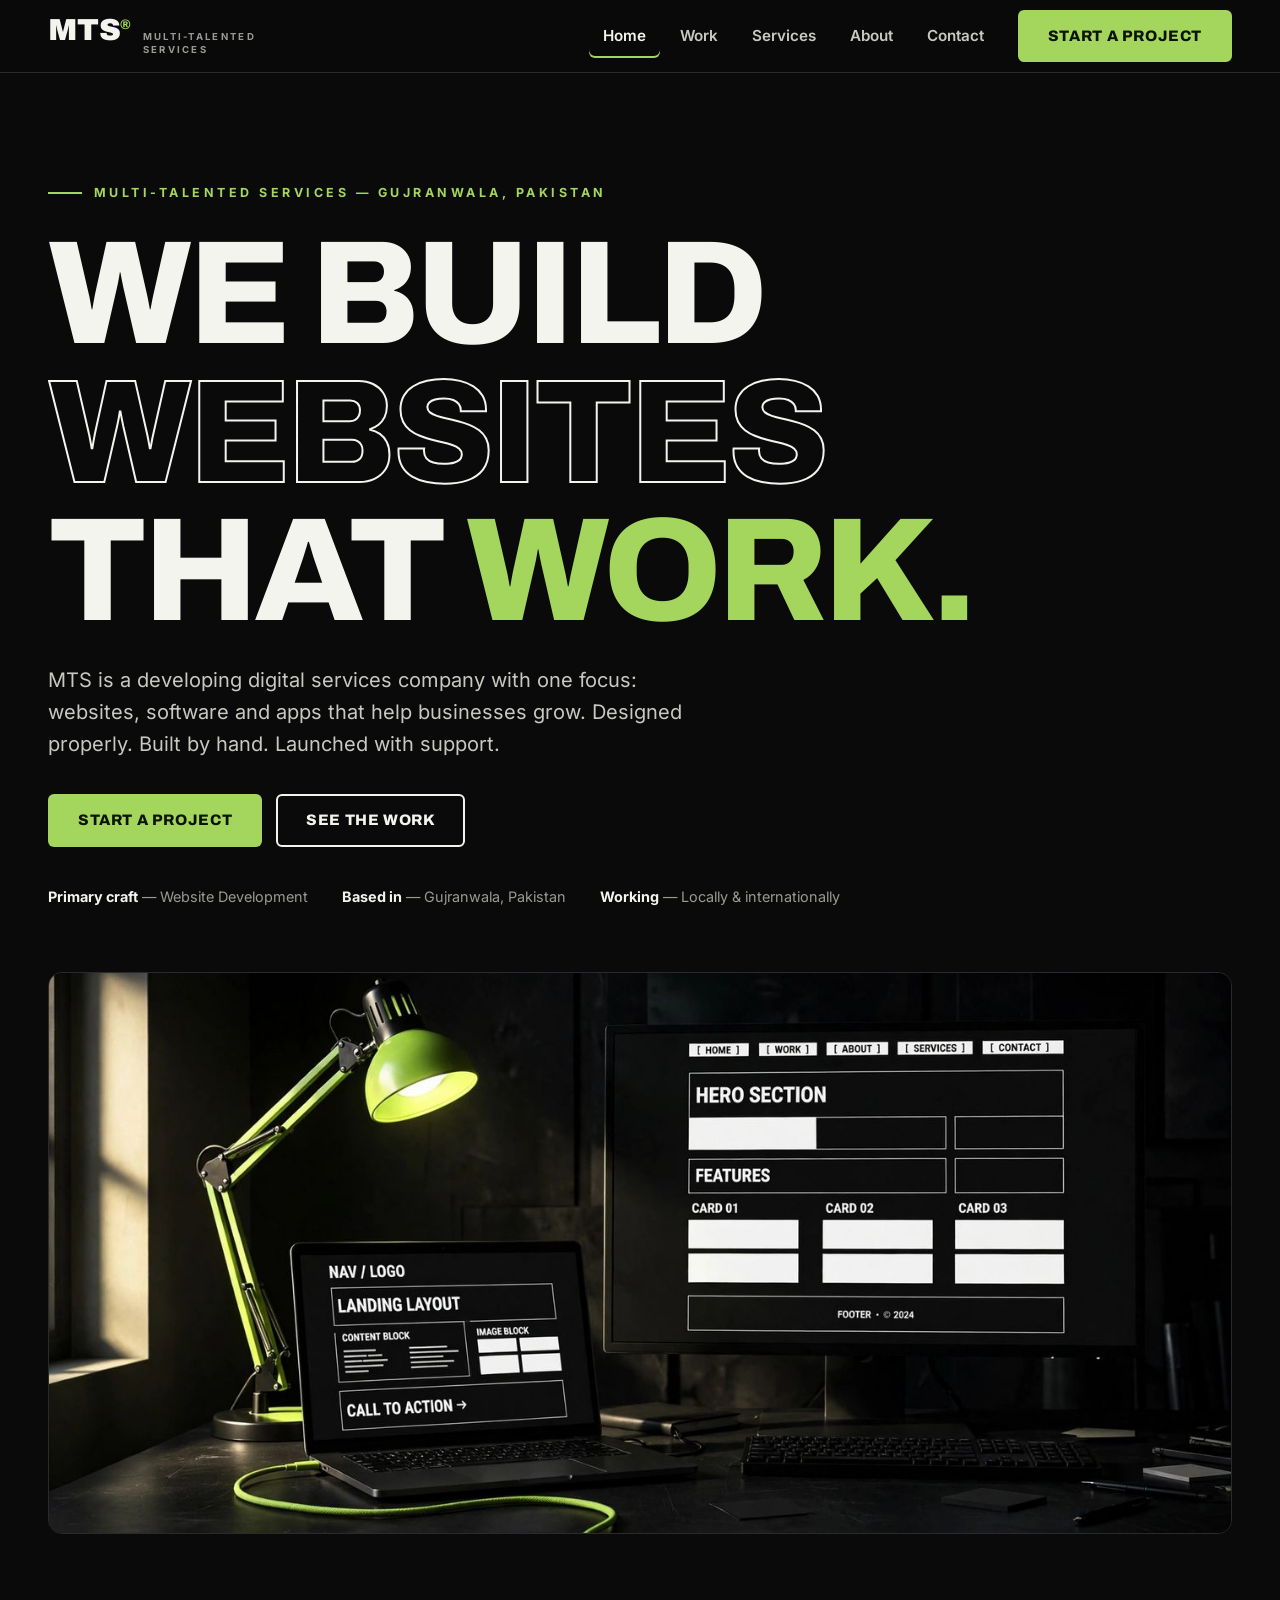
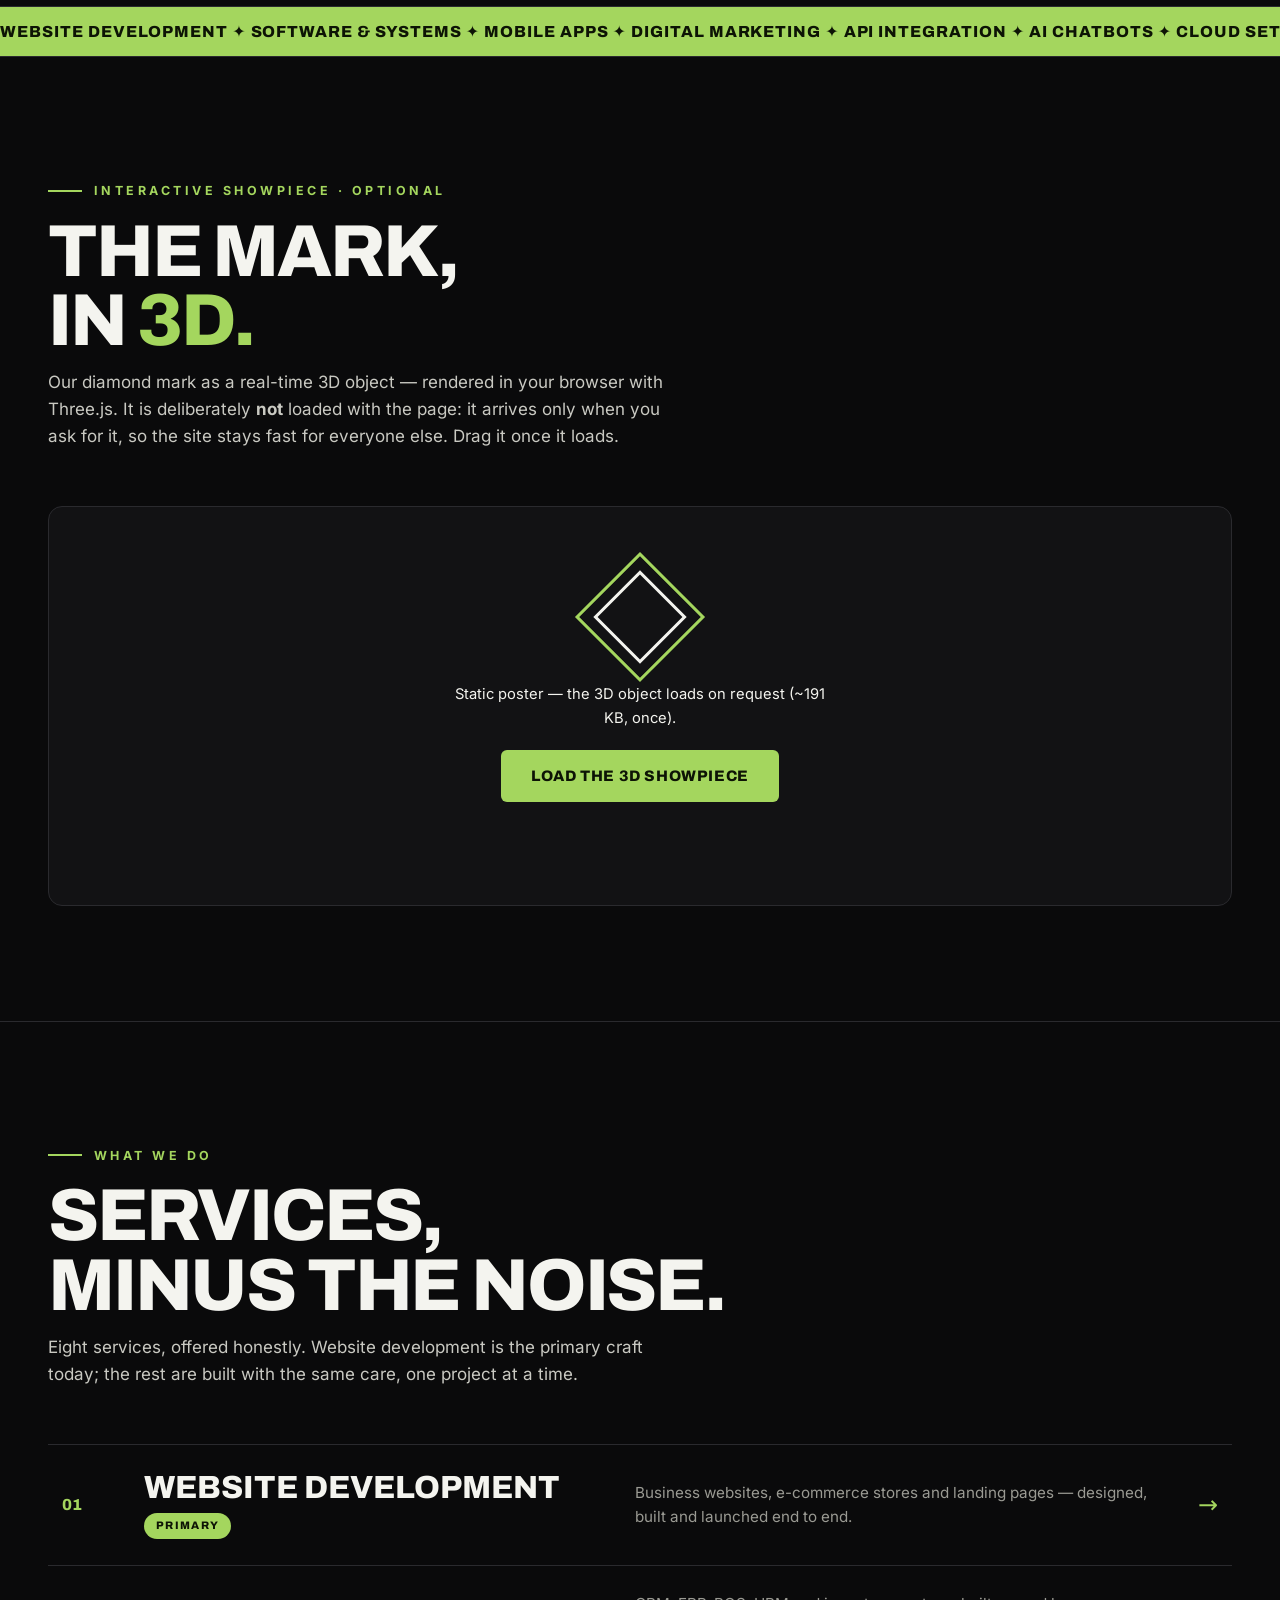
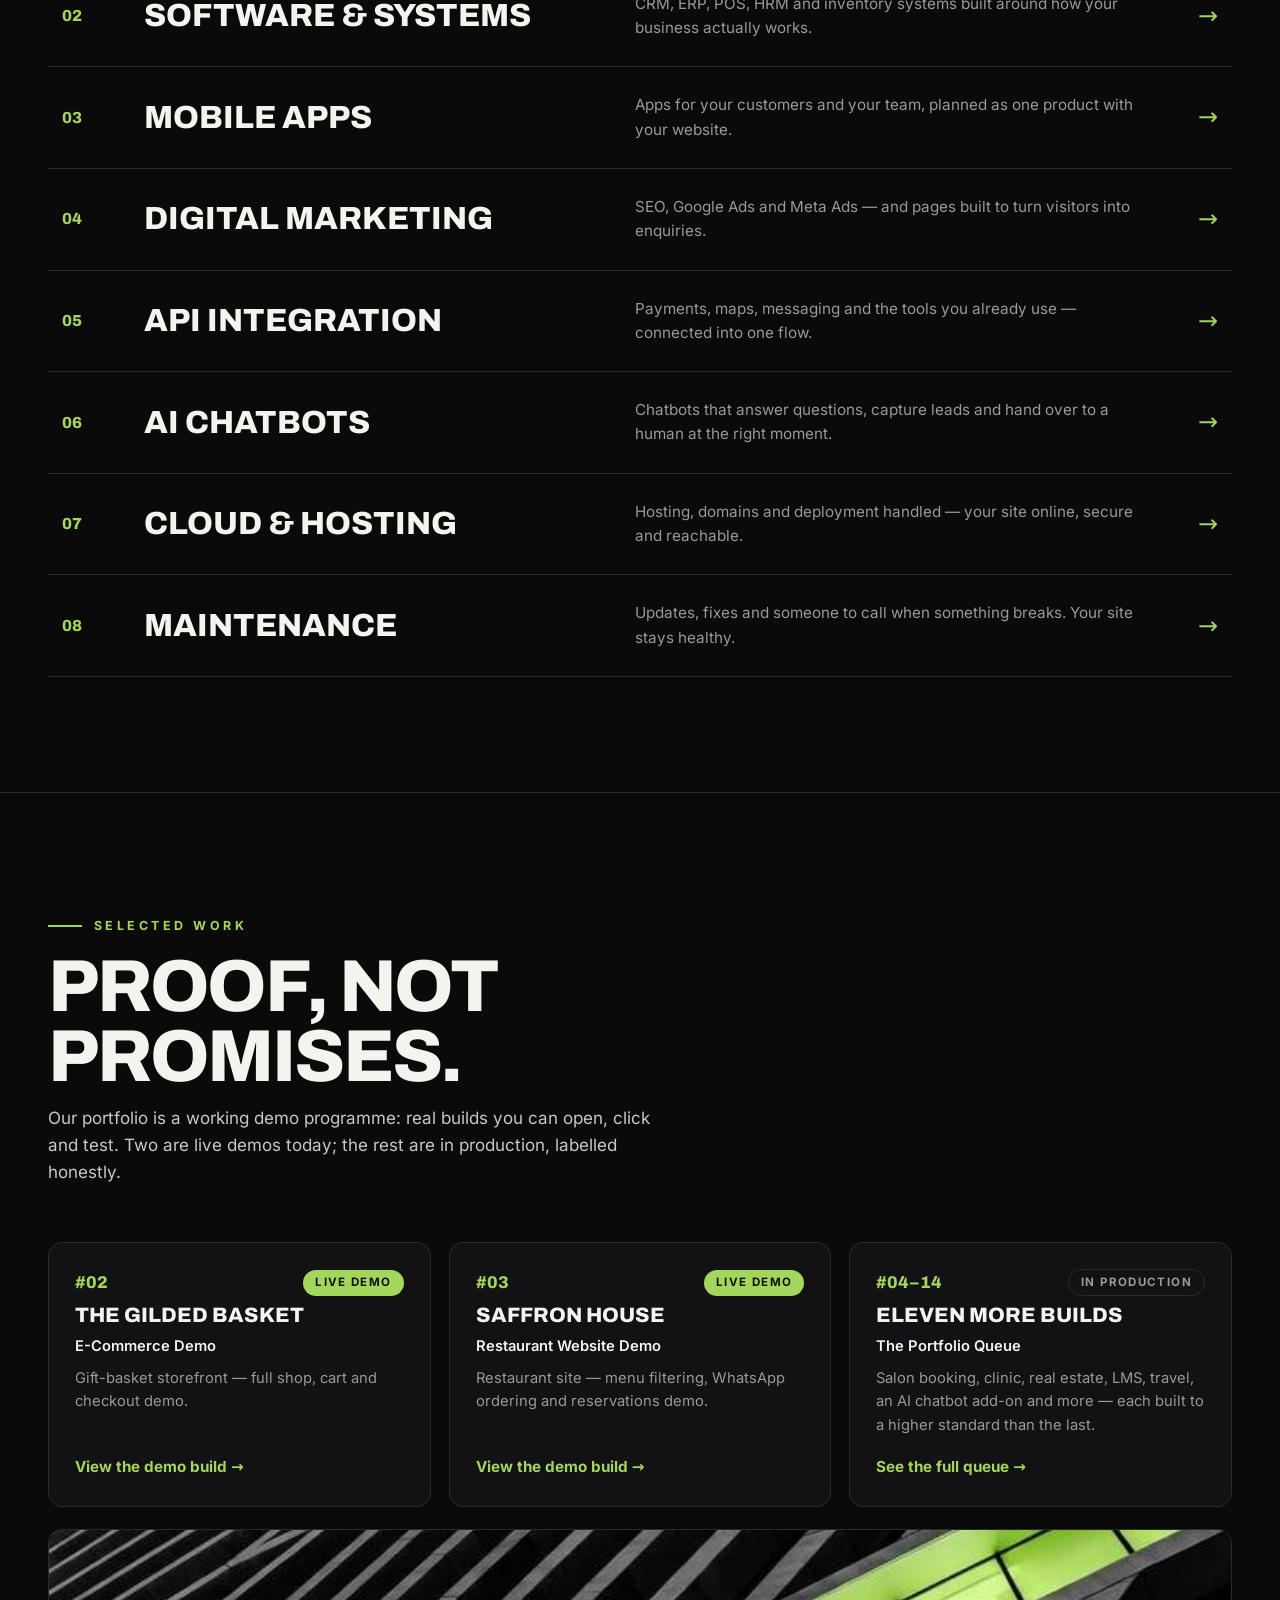
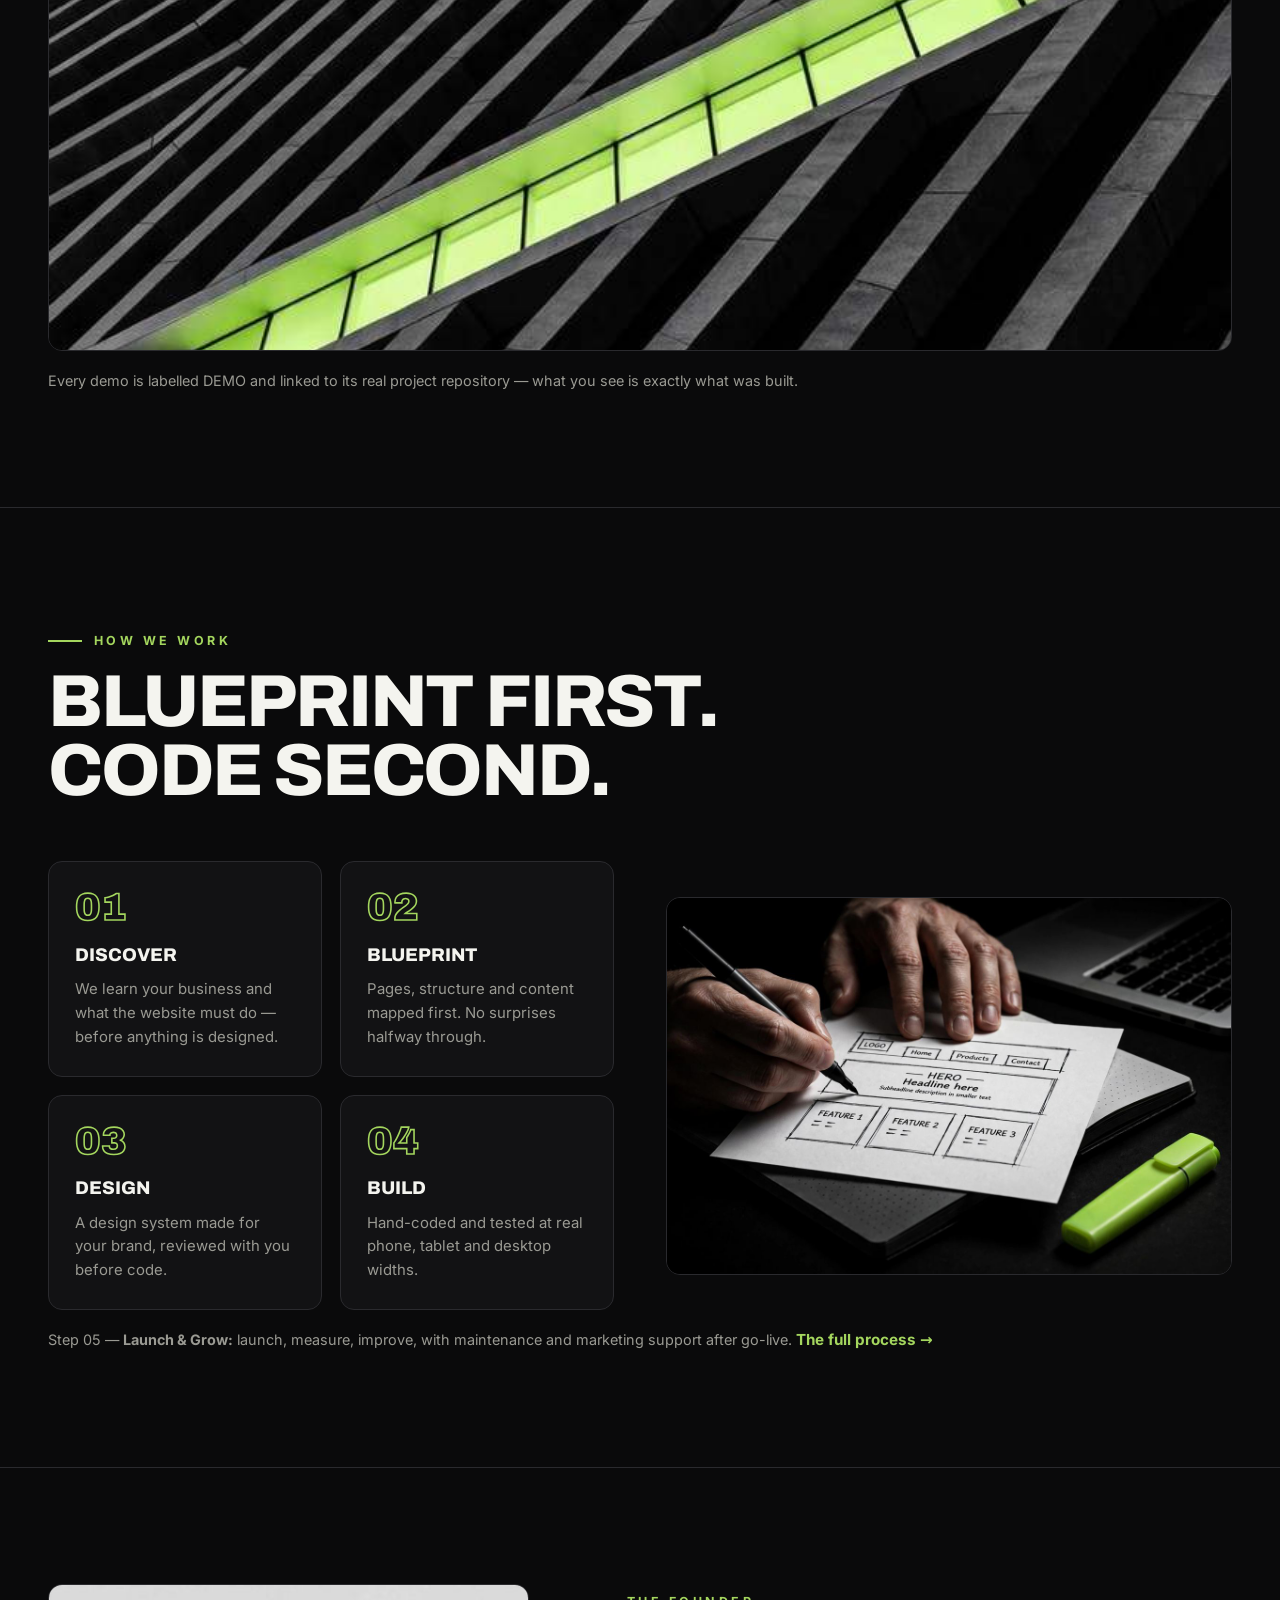
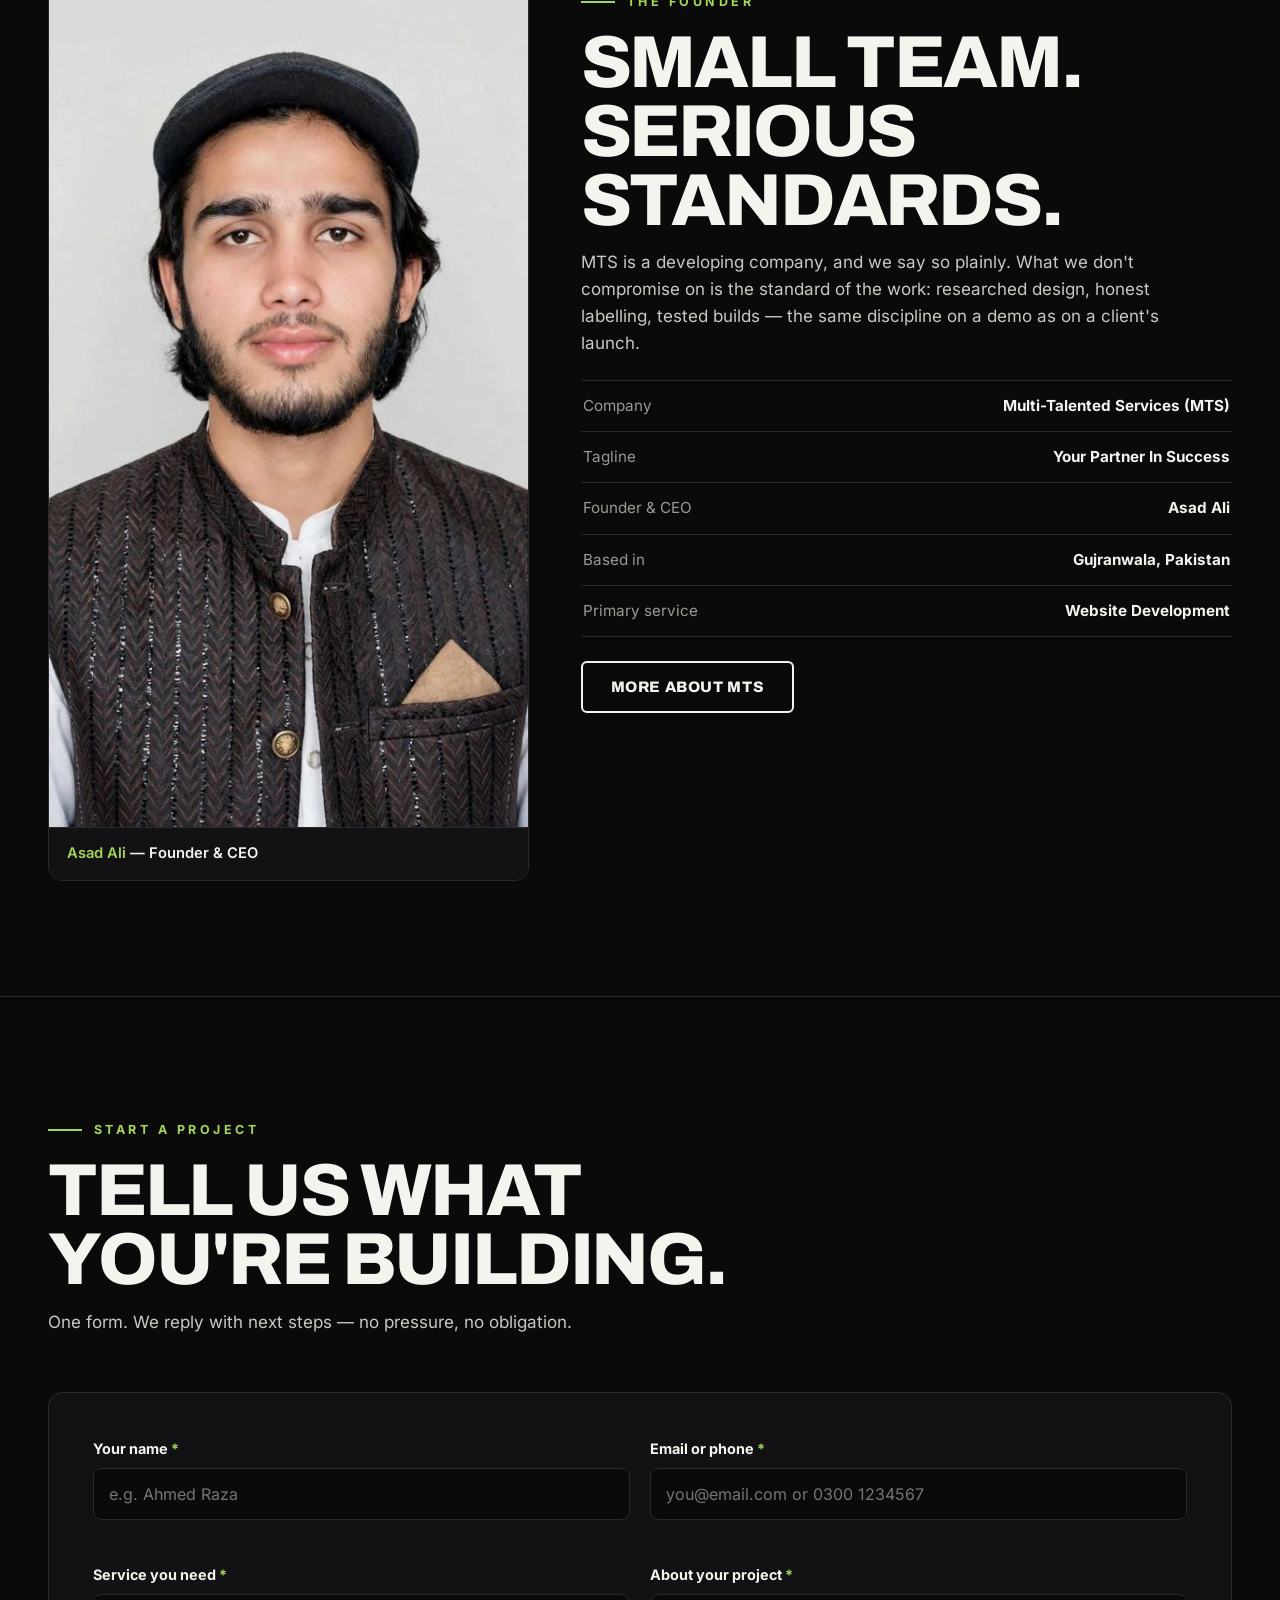
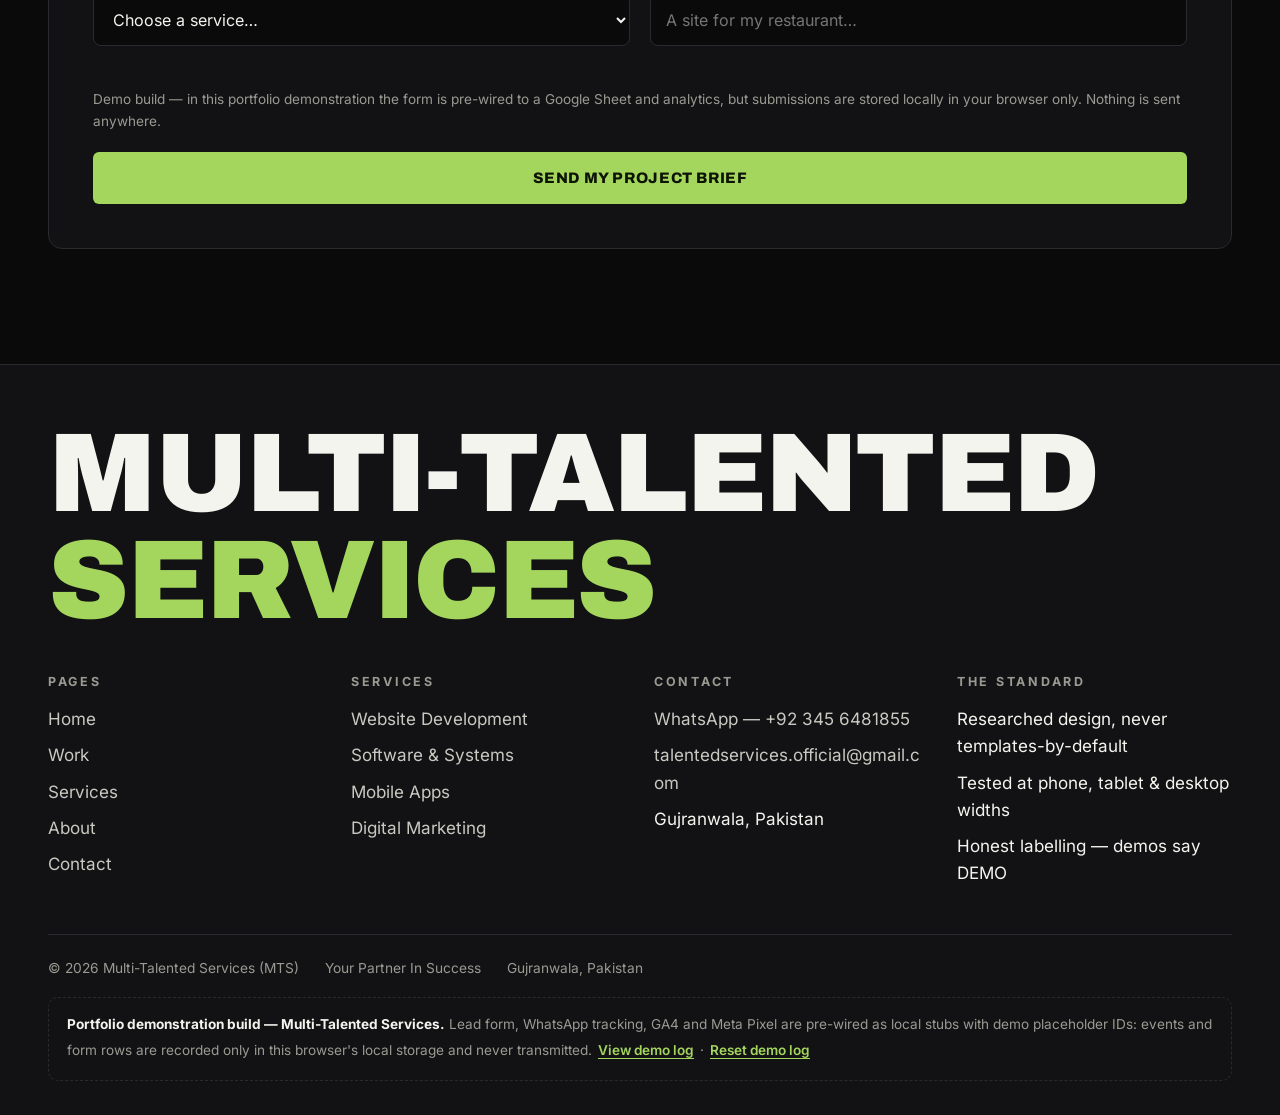
<file: index.html>
<!DOCTYPE html>
<html lang="en">
<head>
<meta charset="UTF-8">
<meta name="viewport" content="width=device-width, initial-scale=1.0">
<title>Multi-Talented Services (MTS) — Website Development & Digital Services | Gujranwala, Pakistan</title>
<meta name="description" content="Multi-Talented Services (MTS) builds websites, software, apps and digital growth for businesses — from Gujranwala, Pakistan, for clients everywhere. Your Partner In Success.">
<link rel="icon" href="assets/favicon.svg" type="image/svg+xml">


<link rel="stylesheet" href="assets/fonts/fonts.css">
<link rel="stylesheet" href="css/style.css">
<link rel="stylesheet" href="assets/vendor/lenis.css">
<script type="application/ld+json">
{"@context":"https://schema.org","@type":"ProfessionalService","name":"Multi-Talented Services","alternateName":"MTS","slogan":"Your Partner In Success","description":"Website development, software, mobile apps and digital marketing services.","email":"talentedservices.official@gmail.com","telephone":"+92 345 6481855","address":{"@type":"PostalAddress","addressLocality":"Gujranwala","addressCountry":"PK"},"founder":{"@type":"Person","name":"Asad Ali","jobTitle":"Founder & CEO"},"sameAs":["https://github.com/multitalentedservices"]}
</script>
</head>
<body data-page="home">
<a class="skip-link" href="#main">Skip to content</a>

<header class="site-header">
  <div class="wrap header-in">
    <a class="wordmark" href="index.html" aria-label="Multi-Talented Services — home">
      <span class="wm-big">MTS<sup>®</sup></span>
      <span class="wm-sub">Multi-Talented<br>Services</span>
    </a>
    <nav class="main-nav" aria-label="Main">
      <ul>
        <li><a href="index.html" aria-current="page">Home</a></li>
        <li><a href="work.html">Work</a></li>
        <li><a href="services.html">Services</a></li>
        <li><a href="about.html">About</a></li>
        <li><a href="contact.html">Contact</a></li>
      </ul>
    </nav>
    <a class="btn btn-lime header-cta" href="contact.html">Start a project</a>
    <button class="nav-toggle" type="button" aria-expanded="false" aria-controls="mobileMenu" aria-label="Open menu">
      <span></span><span></span><span></span>
    </button>
  </div>
</header>
<div class="mobile-menu" id="mobileMenu">
  <nav aria-label="Mobile">
    <a href="index.html">Home</a>
    <a href="work.html">Work</a>
    <a href="services.html">Services</a>
    <a href="about.html">About</a>
    <a href="contact.html">Contact</a>
  </nav>
  <a class="btn btn-lime" href="contact.html">Start a project</a>
</div>

<main id="main">
  <!-- HERO -->
  <section class="hero">
    <div class="wrap">
      <p class="eyebrow reveal">Multi-Talented Services — Gujranwala, Pakistan</p>
      <h1 class="display" id="heroTitle">We build<br><span class="outline-text">websites</span><br>that <span class="lime">work.</span></h1>
      <p class="hero-sub reveal">MTS is a developing digital services company with one focus: websites, software and apps that help businesses grow. Designed properly. Built by hand. Launched with support.</p>
      <div class="hero-ctas reveal">
        <a class="btn btn-lime" href="contact.html">Start a project</a>
        <a class="btn btn-ghost" href="work.html">See the work</a>
      </div>
      <div class="hero-meta reveal">
        <span><strong>Primary craft</strong> — Website Development</span>
        <span><strong>Based in</strong> — Gujranwala, Pakistan</span>
        <span><strong>Working</strong> — Locally &amp; internationally</span>
      </div>
      <figure class="hero-media reveal">
        <img src="assets/hero-studio.jpg" alt="The MTS design desk at night — screens showing bold website layout wireframes, lit by a lime-green lamp" width="1400" height="787">
      </figure>
    </div>
  </section>

  <div class="marquee" aria-hidden="true">
    <div class="marquee-track">
      <span>Website Development ✦ Software &amp; Systems ✦ Mobile Apps ✦ Digital Marketing ✦ API Integration ✦ AI Chatbots ✦ Cloud Setup ✦ Maintenance ✦&nbsp;</span>
      <span>Website Development ✦ Software &amp; Systems ✦ Mobile Apps ✦ Digital Marketing ✦ API Integration ✦ AI Chatbots ✦ Cloud Setup ✦ Maintenance ✦&nbsp;</span>
    </div>
  </div>

  <!-- 3D SHOWPIECE (isolated, lazy — loads only on visitor request) -->
  <section class="section showpiece" aria-labelledby="showpiece-h">
    <div class="wrap">
      <div class="sec-head reveal">
        <p class="eyebrow">Interactive showpiece · optional</p>
        <h2 class="display sec-title" id="showpiece-h">The mark,<br>in <span class="lime">3D.</span></h2>
        <p class="sec-lede">Our diamond mark as a real-time 3D object — rendered in your browser with Three.js. It is deliberately <strong>not</strong> loaded with the page: it arrives only when you ask for it, so the site stays fast for everyone else. Drag it once it loads.</p>
      </div>
      <div class="showpiece-stage reveal" id="showpieceStage">
        <div class="showpiece-poster" id="showpiecePoster">
          <span class="poster-diamond" aria-hidden="true"></span>
          <p class="poster-caption">Static poster — the 3D object loads on request (~191 KB, once).</p>
          <button class="btn btn-lime" type="button" id="showpieceLoad">Load the 3D showpiece</button>
          <p class="showpiece-status" id="showpieceStatus" role="status" aria-live="polite"></p>
        </div>
        <canvas id="showpieceCanvas" hidden aria-label="Interactive 3D model of the MTS diamond mark — drag to rotate"></canvas>
      </div>
    </div>
  </section>

  <!-- SERVICES -->
  <section class="section" aria-labelledby="svc-h">
    <div class="wrap">
      <div class="sec-head reveal">
        <p class="eyebrow">What we do</p>
        <h2 class="display sec-title" id="svc-h">Services,<br>minus the noise.</h2>
        <p class="sec-lede">Eight services, offered honestly. Website development is the primary craft today; the rest are built with the same care, one project at a time.</p>
      </div>
      <div class="svc-list reveal">
        <a class="svc-row" href="services.html#websites"><span class="svc-num">01</span><span class="svc-name">Website Development <span class="tag tag-live svc-primary">Primary</span></span><span class="svc-blurb">Business websites, e-commerce stores and landing pages — designed, built and launched end to end.</span><span class="svc-arrow" aria-hidden="true">→</span></a>
        <a class="svc-row" href="services.html#software"><span class="svc-num">02</span><span class="svc-name">Software &amp; Systems</span><span class="svc-blurb">CRM, ERP, POS, HRM and inventory systems built around how your business actually works.</span><span class="svc-arrow" aria-hidden="true">→</span></a>
        <a class="svc-row" href="services.html#apps"><span class="svc-num">03</span><span class="svc-name">Mobile Apps</span><span class="svc-blurb">Apps for your customers and your team, planned as one product with your website.</span><span class="svc-arrow" aria-hidden="true">→</span></a>
        <a class="svc-row" href="services.html#marketing"><span class="svc-num">04</span><span class="svc-name">Digital Marketing</span><span class="svc-blurb">SEO, Google Ads and Meta Ads — and pages built to turn visitors into enquiries.</span><span class="svc-arrow" aria-hidden="true">→</span></a>
        <a class="svc-row" href="services.html#api"><span class="svc-num">05</span><span class="svc-name">API Integration</span><span class="svc-blurb">Payments, maps, messaging and the tools you already use — connected into one flow.</span><span class="svc-arrow" aria-hidden="true">→</span></a>
        <a class="svc-row" href="services.html#chatbots"><span class="svc-num">06</span><span class="svc-name">AI Chatbots</span><span class="svc-blurb">Chatbots that answer questions, capture leads and hand over to a human at the right moment.</span><span class="svc-arrow" aria-hidden="true">→</span></a>
        <a class="svc-row" href="services.html#cloud"><span class="svc-num">07</span><span class="svc-name">Cloud &amp; Hosting</span><span class="svc-blurb">Hosting, domains and deployment handled — your site online, secure and reachable.</span><span class="svc-arrow" aria-hidden="true">→</span></a>
        <a class="svc-row" href="services.html#care"><span class="svc-num">08</span><span class="svc-name">Maintenance</span><span class="svc-blurb">Updates, fixes and someone to call when something breaks. Your site stays healthy.</span><span class="svc-arrow" aria-hidden="true">→</span></a>
      </div>
    </div>
  </section>

  <!-- SELECTED WORK -->
  <section class="section" aria-labelledby="work-h">
    <div class="wrap">
      <div class="sec-head reveal">
        <p class="eyebrow">Selected work</p>
        <h2 class="display sec-title" id="work-h">Proof, not<br>promises.</h2>
        <p class="sec-lede">Our portfolio is a working demo programme: real builds you can open, click and test. Two are live demos today; the rest are in production, labelled honestly.</p>
      </div>
      <div class="work-grid">
        <article class="work-card reveal">
          <div class="work-top"><span class="work-num">#02</span><span class="tag tag-live">Live demo</span></div>
          <h3>The Gilded Basket</h3><p class="work-type">E-Commerce Demo</p>
          <p class="work-note">Gift-basket storefront — full shop, cart and checkout demo.</p>
          <a class="work-link" href="https://github.com/multitalentedservices/gift-basket-ecommerce-demo" target="_blank" rel="noopener">View the demo build <span aria-hidden="true">→</span></a>
        </article>
        <article class="work-card reveal">
          <div class="work-top"><span class="work-num">#03</span><span class="tag tag-live">Live demo</span></div>
          <h3>Saffron House</h3><p class="work-type">Restaurant Website Demo</p>
          <p class="work-note">Restaurant site — menu filtering, WhatsApp ordering and reservations demo.</p>
          <a class="work-link" href="https://github.com/multitalentedservices/restaurant-website-demo" target="_blank" rel="noopener">View the demo build <span aria-hidden="true">→</span></a>
        </article>
        <article class="work-card reveal">
          <div class="work-top"><span class="work-num">#04–14</span><span class="tag tag-queue">In production</span></div>
          <h3>Eleven more builds</h3><p class="work-type">The Portfolio Queue</p>
          <p class="work-note">Salon booking, clinic, real estate, LMS, travel, an AI chatbot add-on and more — each built to a higher standard than the last.</p>
          <a class="work-link" href="work.html">See the full queue <span aria-hidden="true">→</span></a>
        </article>
      </div>
      <figure class="split-media band-media reveal">
        <img src="assets/abstract-geometry.jpg" alt="A dark geometric building facade cut by a single band of lime-green light" width="880" height="1320">
      </figure>
      <p class="feature-note reveal">Every demo is labelled DEMO and linked to its real project repository — what you see is exactly what was built.</p>
    </div>
  </section>

  <!-- PROCESS -->
  <section class="section" aria-labelledby="proc-h">
    <div class="wrap">
      <div class="sec-head reveal">
        <p class="eyebrow">How we work</p>
        <h2 class="display sec-title" id="proc-h">Blueprint first.<br>Code second.</h2>
      </div>
      <div class="split">
        <div class="process-grid process-grid-2 reveal">
          <div class="step"><p class="step-num">01</p><h3>Discover</h3><p>We learn your business and what the website must do — before anything is designed.</p></div>
          <div class="step"><p class="step-num">02</p><h3>Blueprint</h3><p>Pages, structure and content mapped first. No surprises halfway through.</p></div>
          <div class="step"><p class="step-num">03</p><h3>Design</h3><p>A design system made for your brand, reviewed with you before code.</p></div>
          <div class="step"><p class="step-num">04</p><h3>Build</h3><p>Hand-coded and tested at real phone, tablet and desktop widths.</p></div>
        </div>
        <figure class="split-media reveal">
          <img src="assets/process-sketch.jpg" alt="Hands sketching a website wireframe on paper with a lime-green highlighter nearby" width="1200" height="800">
        </figure>
      </div>
      <p class="feature-note reveal">Step 05 — <strong>Launch &amp; Grow:</strong> launch, measure, improve, with maintenance and marketing support after go-live. <a class="work-link" href="services.html#process">The full process →</a></p>
    </div>
  </section>

  <!-- FOUNDER -->
  <section class="section" aria-labelledby="founder-h">
    <div class="wrap">
      <div class="about-grid">
        <figure class="founder-photo reveal">
          <img src="assets/asad-ali.jpg" alt="Portrait of Asad Ali, Founder and CEO of Multi-Talented Services" width="512" height="900">
          <figcaption><span>Asad Ali</span> — Founder &amp; CEO</figcaption>
        </figure>
        <div class="reveal">
          <p class="eyebrow">The founder</p>
          <h2 class="display sec-title" id="founder-h">Small team.<br>Serious standards.</h2>
          <p class="sec-lede">MTS is a developing company, and we say so plainly. What we don't compromise on is the standard of the work: researched design, honest labelling, tested builds — the same discipline on a demo as on a client's launch.</p>
          <ul class="fact-list">
            <li><span>Company</span><strong>Multi-Talented Services (MTS)</strong></li>
            <li><span>Tagline</span><strong>Your Partner In Success</strong></li>
            <li><span>Founder &amp; CEO</span><strong>Asad Ali</strong></li>
            <li><span>Based in</span><strong>Gujranwala, Pakistan</strong></li>
            <li><span>Primary service</span><strong>Website Development</strong></li>
          </ul>
          <p class="mt-24"><a class="btn btn-ghost" href="about.html">More about MTS</a></p>
        </div>
      </div>
    </div>
  </section>

  <!-- LEAD FORM -->
  <section class="section" aria-labelledby="lead-h">
    <div class="wrap">
      <div class="sec-head reveal">
        <p class="eyebrow">Start a project</p>
        <h2 class="display sec-title" id="lead-h">Tell us what<br>you're building.</h2>
        <p class="sec-lede">One form. We reply with next steps — no pressure, no obligation.</p>
      </div>
      <div class="lead-wrap reveal">
        <form class="lead-form" novalidate>
          <div class="field">
            <label for="h-name">Your name <span class="req" aria-hidden="true">*</span></label>
            <input id="h-name" name="name" type="text" autocomplete="name" placeholder="e.g. Ahmed Raza" aria-describedby="h-name-err">
            <p class="error" id="h-name-err" data-error-for="name" aria-live="polite"></p>
          </div>
          <div class="field">
            <label for="h-contact">Email or phone <span class="req" aria-hidden="true">*</span></label>
            <input id="h-contact" name="contact" type="text" autocomplete="email" placeholder="you@email.com or 0300 1234567" aria-describedby="h-contact-err">
            <p class="error" id="h-contact-err" data-error-for="contact" aria-live="polite"></p>
          </div>
          <div class="field">
            <label for="h-service">Service you need <span class="req" aria-hidden="true">*</span></label>
            <select id="h-service" name="service" aria-describedby="h-service-err">
              <option value="">Choose a service…</option>
              <option value="websites">Website Development</option>
              <option value="software">Software &amp; Business Systems</option>
              <option value="apps">Mobile Apps</option>
              <option value="marketing">Digital Marketing</option>
              <option value="api">API Integration</option>
              <option value="chatbots">AI Chatbots</option>
              <option value="cloud">Cloud &amp; Hosting Setup</option>
              <option value="care">Maintenance &amp; Support</option>
            </select>
            <p class="error" id="h-service-err" data-error-for="service" aria-live="polite"></p>
          </div>
          <div class="field">
            <label for="h-message">About your project <span class="req" aria-hidden="true">*</span></label>
            <input id="h-message" name="message" type="text" placeholder="A site for my restaurant…" aria-describedby="h-message-err">
            <p class="error" id="h-message-err" data-error-for="message" aria-live="polite"></p>
          </div>
          <p class="form-note">Demo build — in this portfolio demonstration the form is pre-wired to a Google Sheet and analytics, but submissions are stored locally in your browser only. Nothing is sent anywhere.</p>
          <div class="field full"><button class="btn btn-lime btn-block" type="submit">Send my project brief</button></div>
        </form>
        <div class="lead-success" hidden>
          <h3>Brief received.</h3>
          <p>Your reference is <span class="success-ref"></span>. Demo build — this submission was stored locally in this browser only (the pre-wired Google Sheet target is not connected in the demo), and no data was sent anywhere.</p>
          <button class="btn btn-ghost lead-again" type="button">Send another brief</button>
        </div>
      </div>
    </div>
  </section>
</main>

<footer class="site-footer">
  <div class="wrap">
    <p class="footer-word">Multi-Talented<br><span>Services</span></p>
    <div class="footer-grid">
      <div>
        <h3>Pages</h3>
        <ul>
          <li><a href="index.html">Home</a></li>
          <li><a href="work.html">Work</a></li>
          <li><a href="services.html">Services</a></li>
          <li><a href="about.html">About</a></li>
          <li><a href="contact.html">Contact</a></li>
        </ul>
      </div>
      <div>
        <h3>Services</h3>
        <ul>
          <li><a href="services.html#websites">Website Development</a></li>
          <li><a href="services.html#software">Software &amp; Systems</a></li>
          <li><a href="services.html#apps">Mobile Apps</a></li>
          <li><a href="services.html#marketing">Digital Marketing</a></li>
        </ul>
      </div>
      <div>
        <h3>Contact</h3>
        <ul>
          <li><a href="https://wa.me/923456481855?text=Assalam-o-Alaikum%20MTS%2C%20I%20would%20like%20to%20discuss%20a%20project.%20(Sent%20from%20the%20MTS%20portfolio%20demo%20website)" target="_blank" rel="noopener">WhatsApp — +92 345 6481855</a></li>
          <li><a href="mailto:talentedservices.official@gmail.com">talentedservices.official@gmail.com</a></li>
          <li>Gujranwala, Pakistan</li>
        </ul>
      </div>
      <div>
        <h3>The standard</h3>
        <ul>
          <li>Researched design, never templates-by-default</li>
          <li>Tested at phone, tablet &amp; desktop widths</li>
          <li>Honest labelling — demos say DEMO</li>
        </ul>
      </div>
    </div>
    <div class="footer-base">
      <span>© 2026 Multi-Talented Services (MTS)</span>
      <span>Your Partner In Success</span>
      <span>Gujranwala, Pakistan</span>
    </div>
    <div class="demo-note">
      <strong>Portfolio demonstration build — Multi-Talented Services.</strong>
      Lead form, WhatsApp tracking, GA4 and Meta Pixel are pre-wired as local stubs with demo placeholder IDs: events and form rows are recorded only in this browser's local storage and never transmitted.
      <button class="text-btn" type="button" id="demoLogView">View demo log</button> ·
      <button class="text-btn" type="button" id="demoLogReset">Reset demo log</button>
      <pre class="demo-log" id="demoLogOut" hidden></pre>
    </div>
  </div>
</footer>

<script src="js/logic.js"></script>
<script src="js/main.js"></script>
<script defer src="assets/vendor/gsap.min.js"></script>
<script defer src="assets/vendor/ScrollTrigger.min.js"></script>
<script defer src="assets/vendor/SplitText.min.js"></script>
<script defer src="assets/vendor/lenis.min.js"></script>
<script defer src="js/premium.js"></script>
</body>
</html>
</file>
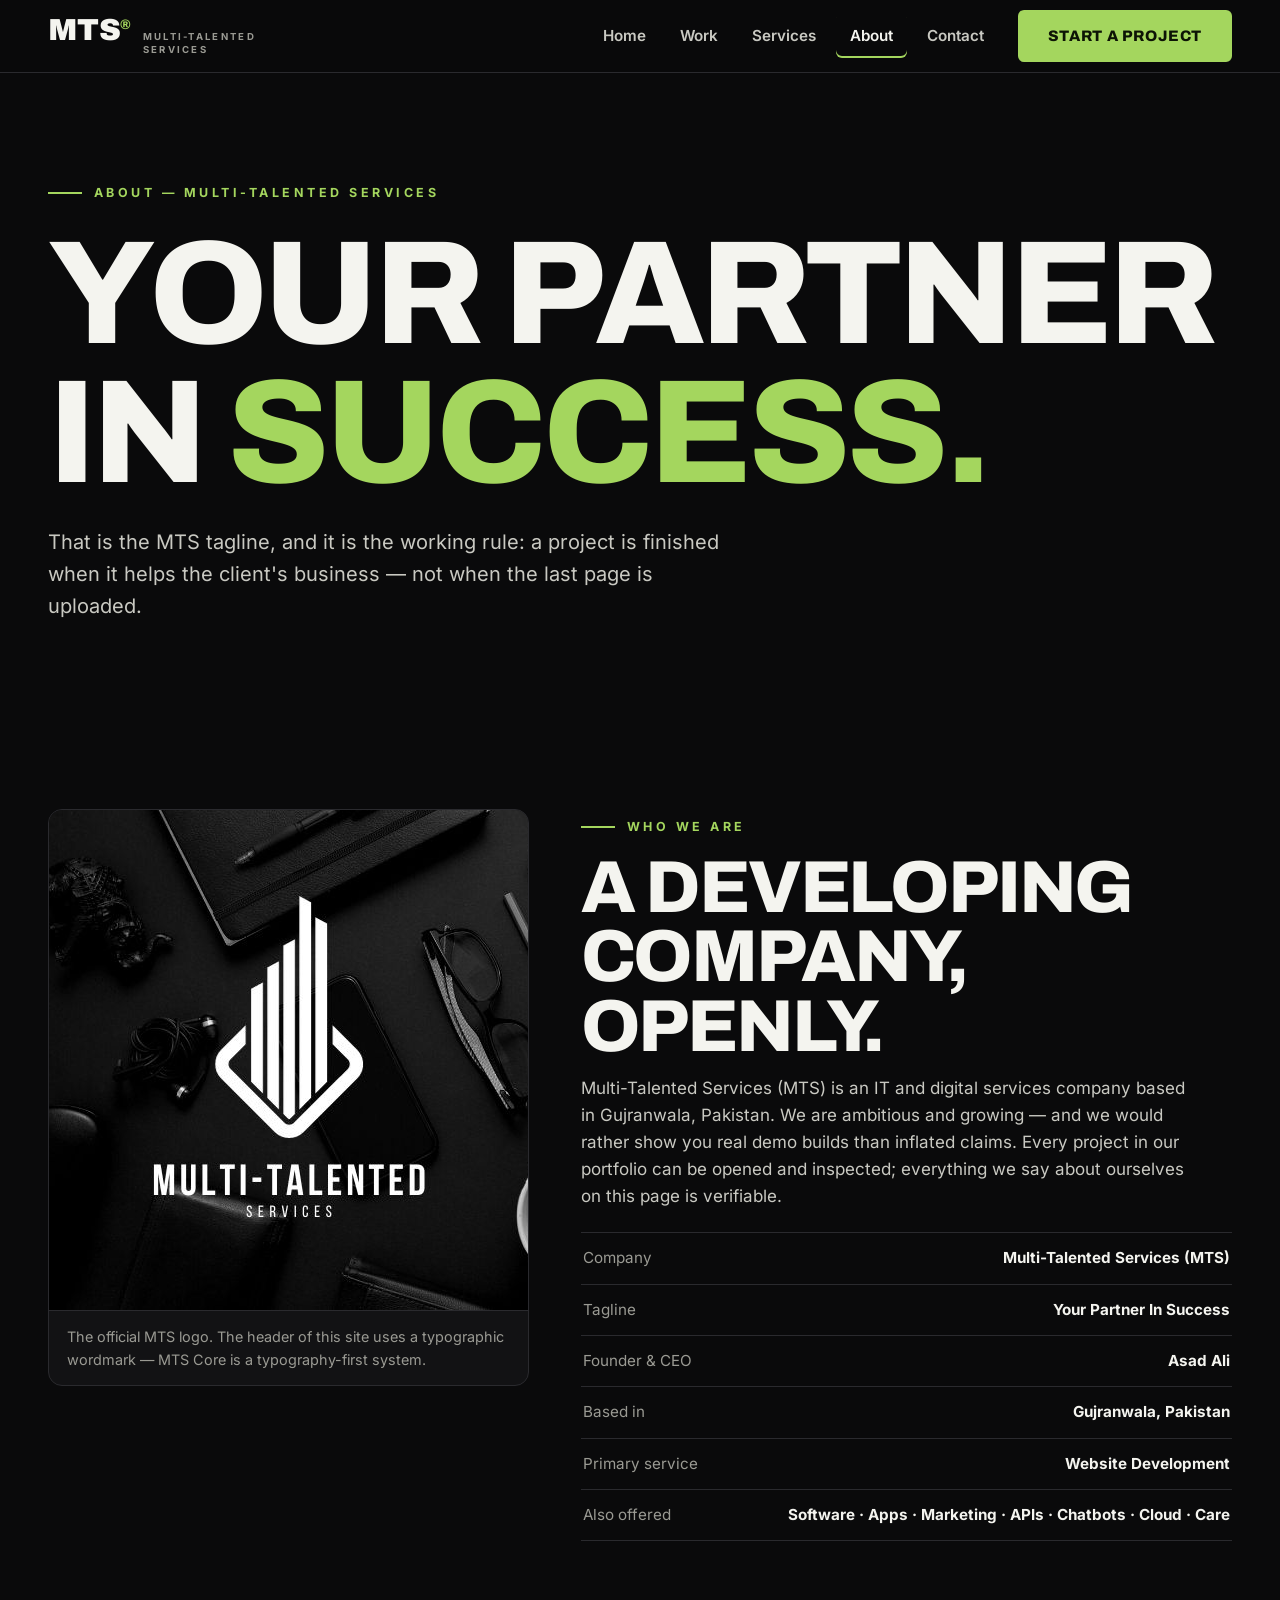
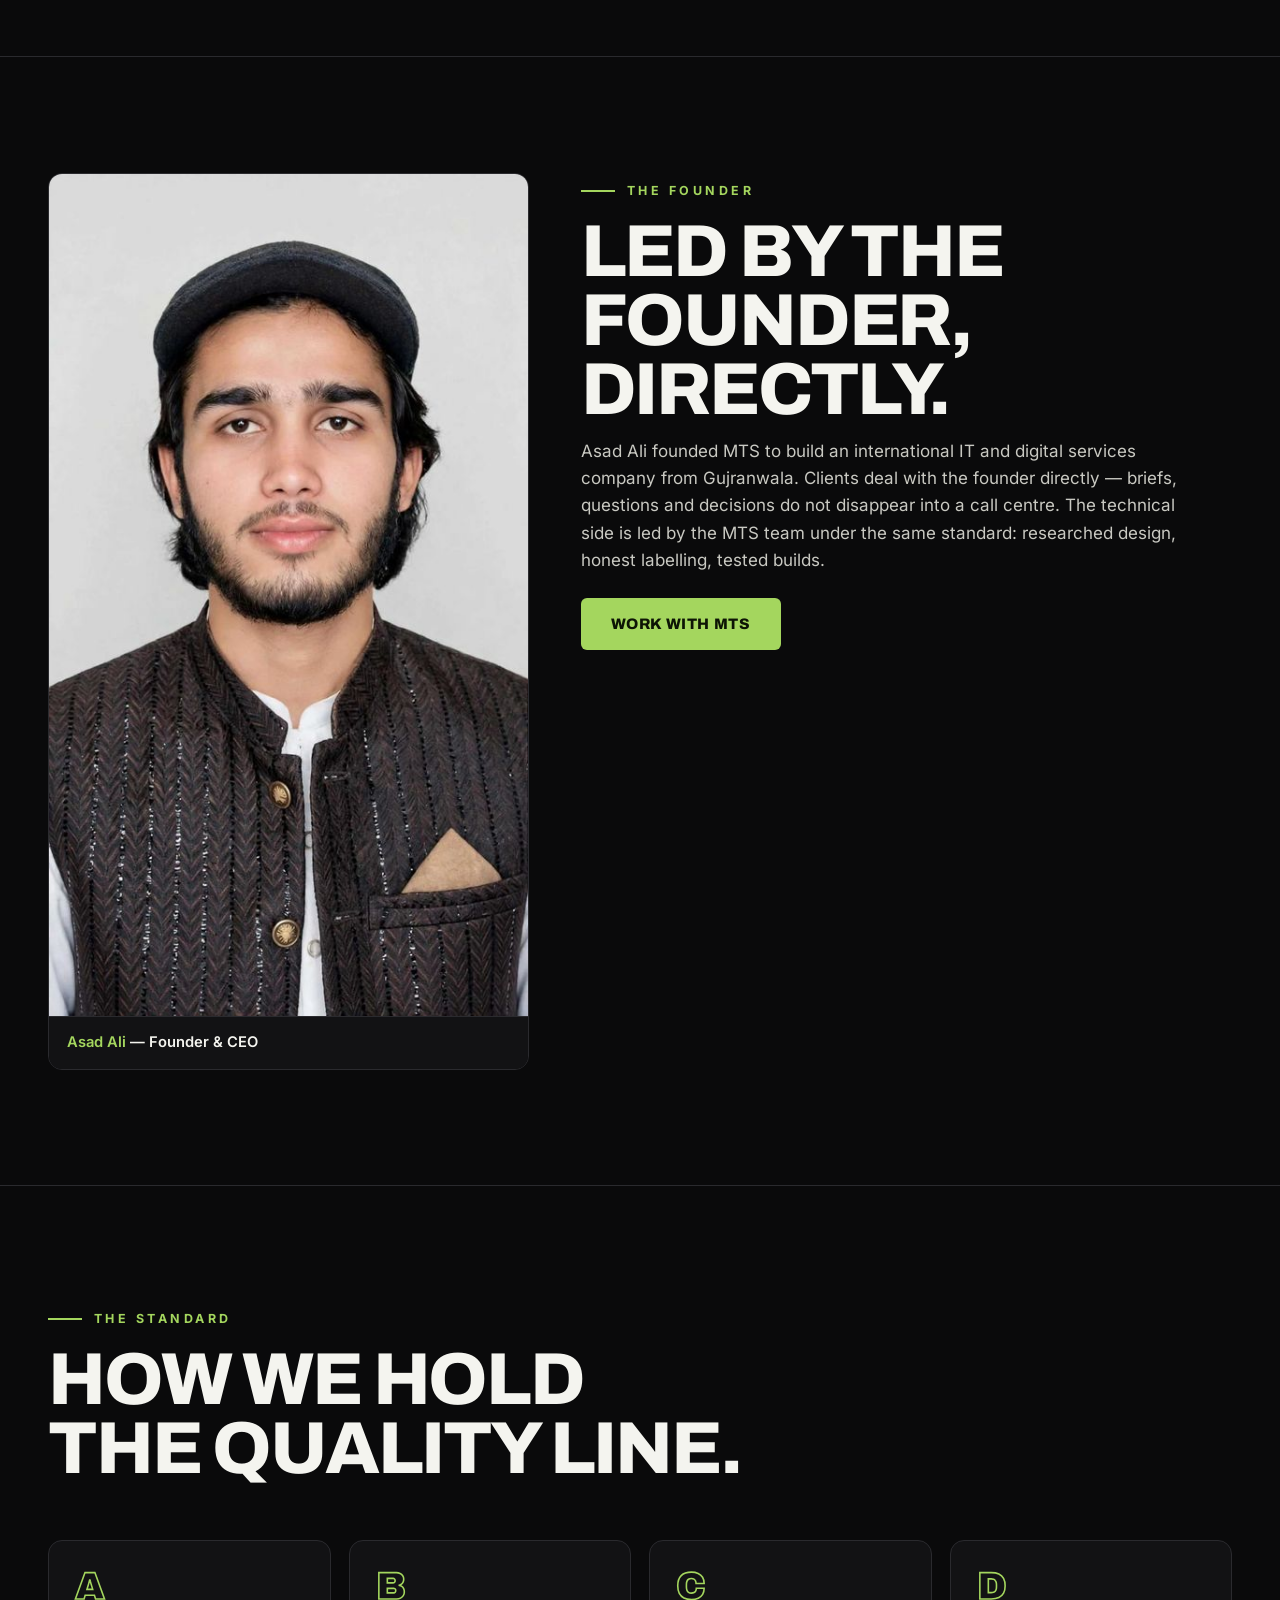
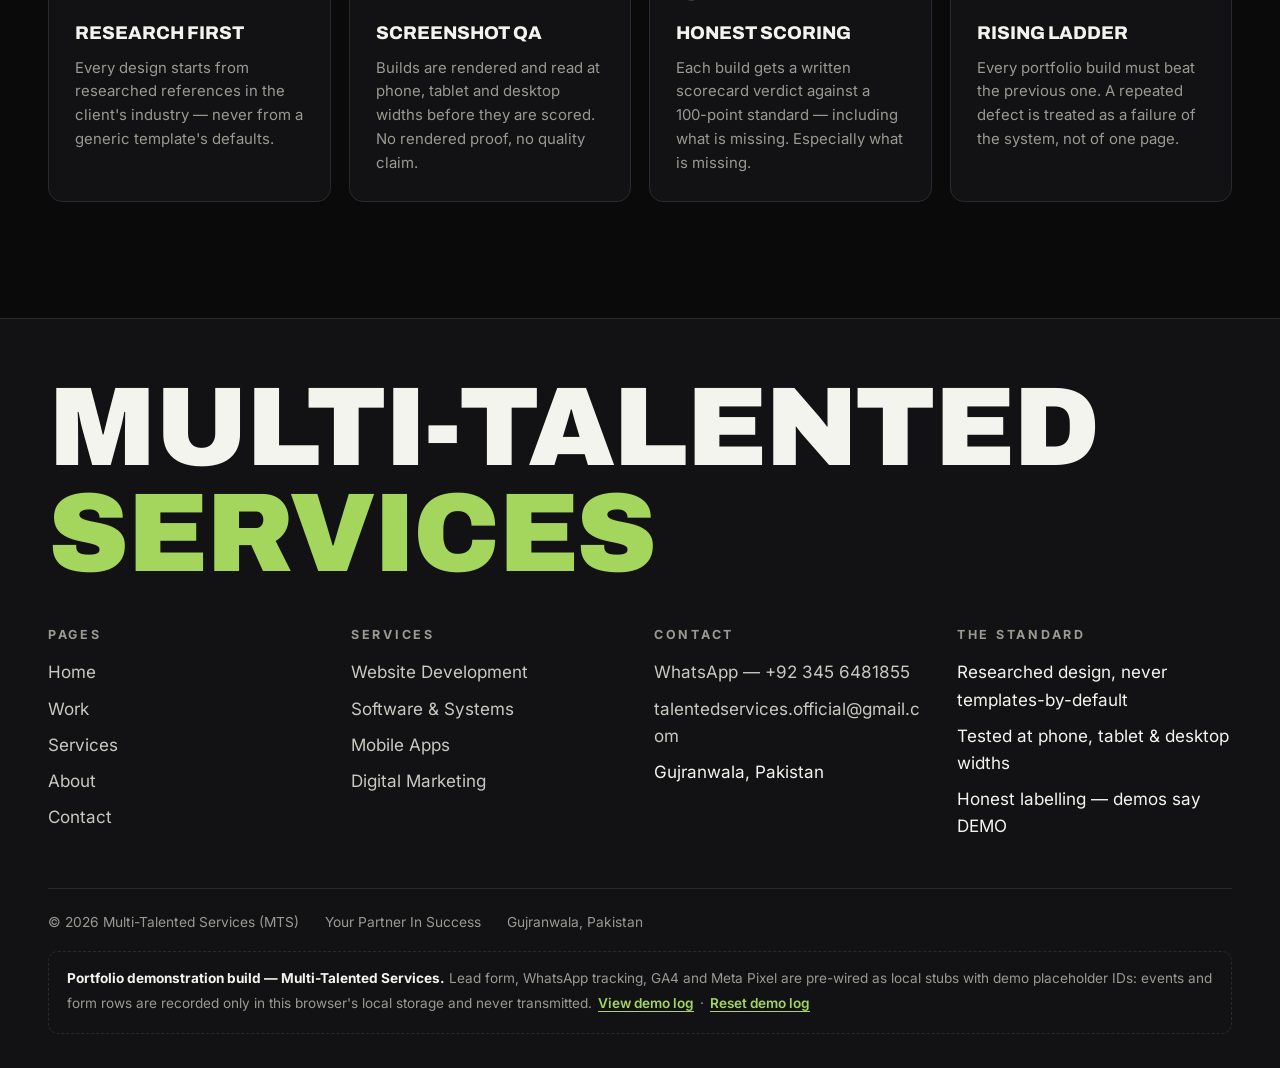
<file: about.html>
<!DOCTYPE html>
<html lang="en">
<head>
<meta charset="UTF-8">
<meta name="viewport" content="width=device-width, initial-scale=1.0">
<title>About — Multi-Talented Services (MTS) | Your Partner In Success</title>
<meta name="description" content="About Multi-Talented Services: a developing IT & digital services company in Gujranwala, Pakistan, founded by Asad Ali. Honest positioning, real demo work, a rising quality standard.">
<link rel="icon" href="assets/favicon.svg" type="image/svg+xml">


<link rel="stylesheet" href="assets/fonts/fonts.css">
<link rel="stylesheet" href="css/style.css">
</head>
<body data-page="about">
<a class="skip-link" href="#main">Skip to content</a>
<header class="site-header">
  <div class="wrap header-in">
    <a class="wordmark" href="index.html" aria-label="Multi-Talented Services — home">
      <span class="wm-big">MTS<sup>®</sup></span>
      <span class="wm-sub">Multi-Talented<br>Services</span>
    </a>
    <nav class="main-nav" aria-label="Main">
      <ul>
        <li><a href="index.html">Home</a></li>
        <li><a href="work.html">Work</a></li>
        <li><a href="services.html">Services</a></li>
        <li><a href="about.html" aria-current="page">About</a></li>
        <li><a href="contact.html">Contact</a></li>
      </ul>
    </nav>
    <a class="btn btn-lime header-cta" href="contact.html">Start a project</a>
    <button class="nav-toggle" type="button" aria-expanded="false" aria-controls="mobileMenu" aria-label="Open menu">
      <span></span><span></span><span></span>
    </button>
  </div>
</header>
<div class="mobile-menu" id="mobileMenu">
  <nav aria-label="Mobile">
    <a href="index.html">Home</a>
    <a href="work.html">Work</a>
    <a href="services.html">Services</a>
    <a href="about.html">About</a>
    <a href="contact.html">Contact</a>
  </nav>
  <a class="btn btn-lime" href="contact.html">Start a project</a>
</div>
<main id="main">
  <section class="hero">
    <div class="wrap">
      <p class="eyebrow reveal">About — Multi-Talented Services</p>
      <h1 class="display display-page reveal">Your partner<br>in <span class="lime">success.</span></h1>
      <p class="hero-sub reveal">That is the MTS tagline, and it is the working rule: a project is finished when it helps the client's business — not when the last page is uploaded.</p>
    </div>
  </section>
  <section class="section" aria-labelledby="story-h">
    <div class="wrap">
      <div class="about-grid">
        <div class="reveal">
          <figure class="logo-card">
            <img src="assets/mts-logo.jpg" alt="The official Multi-Talented Services logo — white mark and wordmark photographed on a dark desk" width="500" height="500">
            <figcaption>The official MTS logo. The header of this site uses a typographic wordmark — MTS Core is a typography-first system.</figcaption>
          </figure>
        </div>
        <div class="reveal">
          <p class="eyebrow">Who we are</p>
          <h2 class="display sec-title" id="story-h">A developing<br>company, openly.</h2>
          <p class="sec-lede">Multi-Talented Services (MTS) is an IT and digital services company based in Gujranwala, Pakistan. We are ambitious and growing — and we would rather show you real demo builds than inflated claims. Every project in our portfolio can be opened and inspected; everything we say about ourselves on this page is verifiable.</p>
          <ul class="fact-list">
            <li><span>Company</span><strong>Multi-Talented Services (MTS)</strong></li>
            <li><span>Tagline</span><strong>Your Partner In Success</strong></li>
            <li><span>Founder &amp; CEO</span><strong>Asad Ali</strong></li>
            <li><span>Based in</span><strong>Gujranwala, Pakistan</strong></li>
            <li><span>Primary service</span><strong>Website Development</strong></li>
            <li><span>Also offered</span><strong>Software · Apps · Marketing · APIs · Chatbots · Cloud · Care</strong></li>
          </ul>
        </div>
      </div>
    </div>
  </section>
  <section class="section" aria-labelledby="founder-h">
    <div class="wrap">
      <div class="about-grid">
        <figure class="founder-photo reveal">
          <img src="assets/asad-ali.jpg" alt="Portrait of Asad Ali, Founder and CEO of Multi-Talented Services" width="512" height="900">
          <figcaption><span>Asad Ali</span> — Founder &amp; CEO</figcaption>
        </figure>
        <div class="reveal">
          <p class="eyebrow">The founder</p>
          <h2 class="display sec-title" id="founder-h">Led by the<br>founder, directly.</h2>
          <p class="sec-lede">Asad Ali founded MTS to build an international IT and digital services company from Gujranwala. Clients deal with the founder directly — briefs, questions and decisions do not disappear into a call centre. The technical side is led by the MTS team under the same standard: researched design, honest labelling, tested builds.</p>
          <p class="mt-24"><a class="btn btn-lime" href="contact.html">Work with MTS</a></p>
        </div>
      </div>
    </div>
  </section>
  <section class="section" aria-label="Our standard">
    <div class="wrap">
      <div class="sec-head reveal">
        <p class="eyebrow">The standard</p>
        <h2 class="display sec-title">How we hold<br>the quality line.</h2>
      </div>
      <div class="process-grid reveal">
        <div class="step"><p class="step-num">A</p><h3>Research first</h3><p>Every design starts from researched references in the client's industry — never from a generic template's defaults.</p></div>
        <div class="step"><p class="step-num">B</p><h3>Screenshot QA</h3><p>Builds are rendered and read at phone, tablet and desktop widths before they are scored. No rendered proof, no quality claim.</p></div>
        <div class="step"><p class="step-num">C</p><h3>Honest scoring</h3><p>Each build gets a written scorecard verdict against a 100-point standard — including what is missing. Especially what is missing.</p></div>
        <div class="step"><p class="step-num">D</p><h3>Rising ladder</h3><p>Every portfolio build must beat the previous one. A repeated defect is treated as a failure of the system, not of one page.</p></div>
      </div>
    </div>
  </section>
</main>

<footer class="site-footer">
  <div class="wrap">
    <p class="footer-word">Multi-Talented<br><span>Services</span></p>
    <div class="footer-grid">
      <div>
        <h3>Pages</h3>
        <ul>
          <li><a href="index.html">Home</a></li>
          <li><a href="work.html">Work</a></li>
          <li><a href="services.html">Services</a></li>
          <li><a href="about.html">About</a></li>
          <li><a href="contact.html">Contact</a></li>
        </ul>
      </div>
      <div>
        <h3>Services</h3>
        <ul>
          <li><a href="services.html#websites">Website Development</a></li>
          <li><a href="services.html#software">Software &amp; Systems</a></li>
          <li><a href="services.html#apps">Mobile Apps</a></li>
          <li><a href="services.html#marketing">Digital Marketing</a></li>
        </ul>
      </div>
      <div>
        <h3>Contact</h3>
        <ul>
          <li><a href="https://wa.me/923456481855?text=Assalam-o-Alaikum%20MTS%2C%20I%20would%20like%20to%20discuss%20a%20project.%20(Sent%20from%20the%20MTS%20portfolio%20demo%20website)" target="_blank" rel="noopener">WhatsApp — +92 345 6481855</a></li>
          <li><a href="mailto:talentedservices.official@gmail.com">talentedservices.official@gmail.com</a></li>
          <li>Gujranwala, Pakistan</li>
        </ul>
      </div>
      <div>
        <h3>The standard</h3>
        <ul>
          <li>Researched design, never templates-by-default</li>
          <li>Tested at phone, tablet &amp; desktop widths</li>
          <li>Honest labelling — demos say DEMO</li>
        </ul>
      </div>
    </div>
    <div class="footer-base">
      <span>© 2026 Multi-Talented Services (MTS)</span>
      <span>Your Partner In Success</span>
      <span>Gujranwala, Pakistan</span>
    </div>
    <div class="demo-note">
      <strong>Portfolio demonstration build — Multi-Talented Services.</strong>
      Lead form, WhatsApp tracking, GA4 and Meta Pixel are pre-wired as local stubs with demo placeholder IDs: events and form rows are recorded only in this browser's local storage and never transmitted.
      <button class="text-btn" type="button" id="demoLogView">View demo log</button> ·
      <button class="text-btn" type="button" id="demoLogReset">Reset demo log</button>
      <pre class="demo-log" id="demoLogOut" hidden></pre>
    </div>
  </div>
</footer>

<script src="js/logic.js"></script>
<script src="js/main.js"></script>
</body>
</html>
</file>
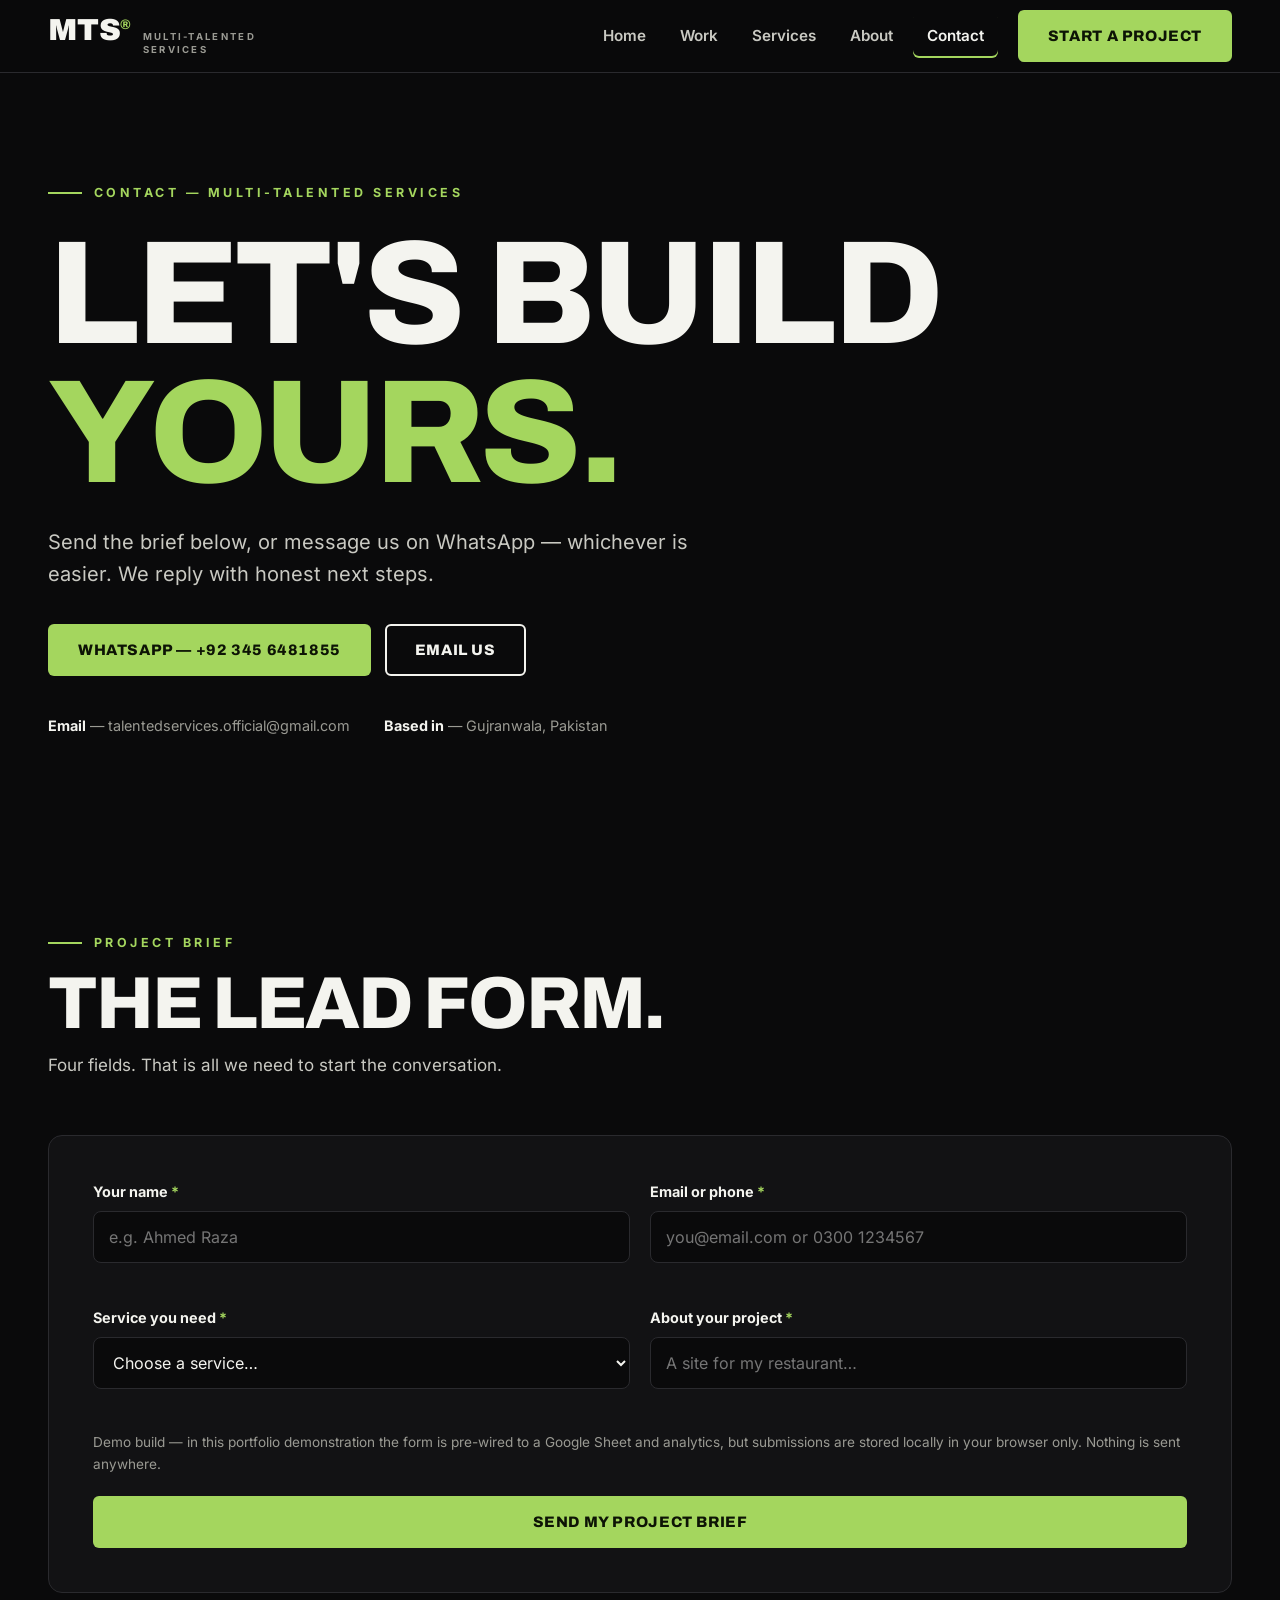
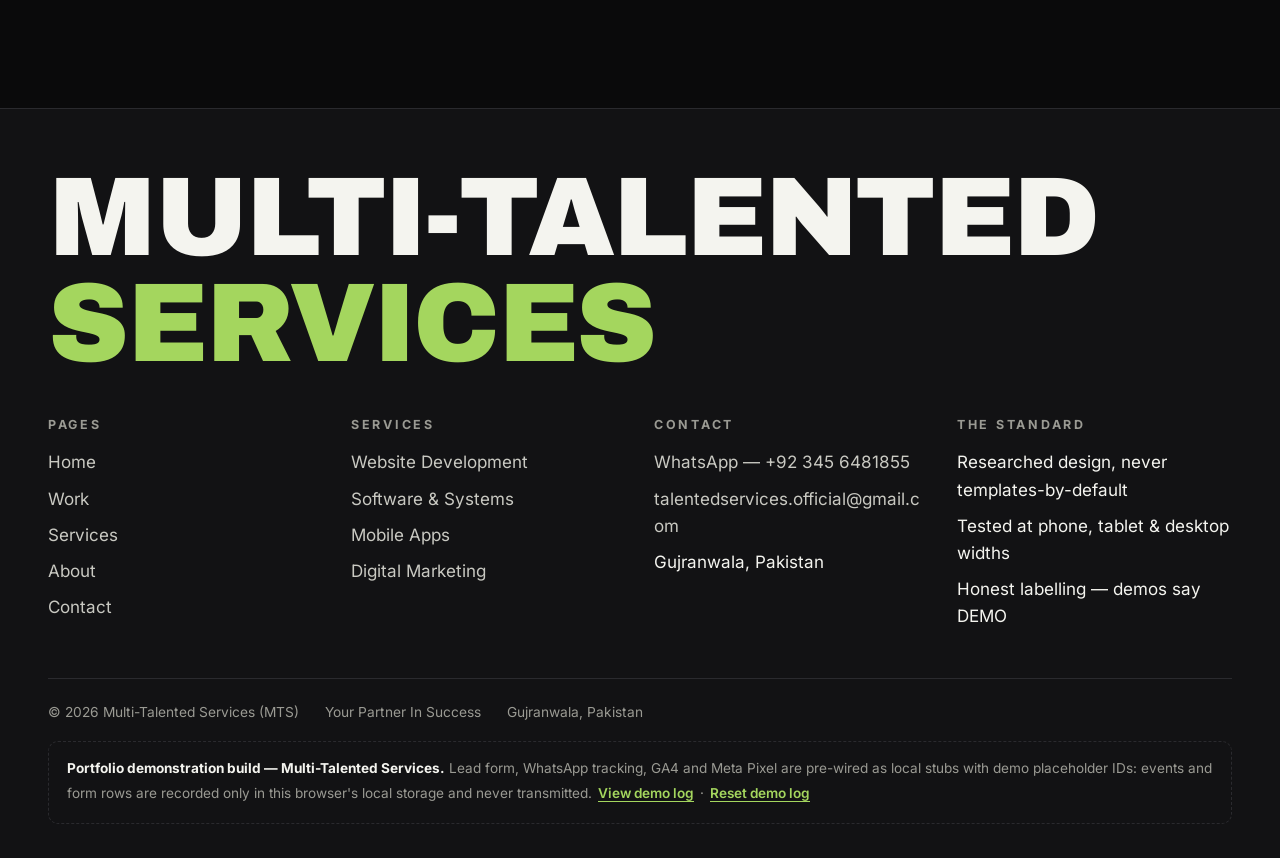
<file: contact.html>
<!DOCTYPE html>
<html lang="en">
<head>
<meta charset="UTF-8">
<meta name="viewport" content="width=device-width, initial-scale=1.0">
<title>Contact — Multi-Talented Services (MTS) | Start a Project</title>
<meta name="description" content="Start a project with Multi-Talented Services: send a project brief or message MTS on WhatsApp at +92 345 6481855. Based in Gujranwala, Pakistan.">
<link rel="icon" href="assets/favicon.svg" type="image/svg+xml">


<link rel="stylesheet" href="assets/fonts/fonts.css">
<link rel="stylesheet" href="css/style.css">
</head>
<body data-page="contact">
<a class="skip-link" href="#main">Skip to content</a>
<header class="site-header">
  <div class="wrap header-in">
    <a class="wordmark" href="index.html" aria-label="Multi-Talented Services — home">
      <span class="wm-big">MTS<sup>®</sup></span>
      <span class="wm-sub">Multi-Talented<br>Services</span>
    </a>
    <nav class="main-nav" aria-label="Main">
      <ul>
        <li><a href="index.html">Home</a></li>
        <li><a href="work.html">Work</a></li>
        <li><a href="services.html">Services</a></li>
        <li><a href="about.html">About</a></li>
        <li><a href="contact.html" aria-current="page">Contact</a></li>
      </ul>
    </nav>
    <a class="btn btn-lime header-cta" href="contact.html">Start a project</a>
    <button class="nav-toggle" type="button" aria-expanded="false" aria-controls="mobileMenu" aria-label="Open menu">
      <span></span><span></span><span></span>
    </button>
  </div>
</header>
<div class="mobile-menu" id="mobileMenu">
  <nav aria-label="Mobile">
    <a href="index.html">Home</a>
    <a href="work.html">Work</a>
    <a href="services.html">Services</a>
    <a href="about.html">About</a>
    <a href="contact.html">Contact</a>
  </nav>
  <a class="btn btn-lime" href="contact.html">Start a project</a>
</div>
<main id="main">
  <section class="hero">
    <div class="wrap">
      <p class="eyebrow reveal">Contact — Multi-Talented Services</p>
      <h1 class="display display-page reveal">Let's build<br><span class="lime">yours.</span></h1>
      <p class="hero-sub reveal">Send the brief below, or message us on WhatsApp — whichever is easier. We reply with honest next steps.</p>
      <div class="hero-ctas reveal">
        <a class="btn btn-lime" href="https://wa.me/923456481855?text=Assalam-o-Alaikum%20MTS%2C%20I%20would%20like%20to%20discuss%20a%20project.%20(Sent%20from%20the%20MTS%20portfolio%20demo%20website)" target="_blank" rel="noopener">WhatsApp — +92 345 6481855</a>
        <a class="btn btn-ghost" href="mailto:talentedservices.official@gmail.com">Email us</a>
      </div>
      <div class="hero-meta reveal">
        <span><strong>Email</strong> — talentedservices.official@gmail.com</span>
        <span><strong>Based in</strong> — Gujranwala, Pakistan</span>
      </div>
    </div>
  </section>
  <section class="section" aria-labelledby="lead-h">
    <div class="wrap">
      <div class="sec-head reveal">
        <p class="eyebrow">Project brief</p>
        <h2 class="display sec-title" id="lead-h">The lead form.</h2>
        <p class="sec-lede">Four fields. That is all we need to start the conversation.</p>
      </div>
<div class="lead-wrap reveal">
        <form class="lead-form" novalidate>
          <div class="field">
            <label for="c-name">Your name <span class="req" aria-hidden="true">*</span></label>
            <input id="c-name" name="name" type="text" autocomplete="name" placeholder="e.g. Ahmed Raza" aria-describedby="c-name-err">
            <p class="error" id="c-name-err" data-error-for="name" aria-live="polite"></p>
          </div>
          <div class="field">
            <label for="c-contact">Email or phone <span class="req" aria-hidden="true">*</span></label>
            <input id="c-contact" name="contact" type="text" autocomplete="email" placeholder="you@email.com or 0300 1234567" aria-describedby="c-contact-err">
            <p class="error" id="c-contact-err" data-error-for="contact" aria-live="polite"></p>
          </div>
          <div class="field">
            <label for="c-service">Service you need <span class="req" aria-hidden="true">*</span></label>
            <select id="c-service" name="service" aria-describedby="c-service-err">
              <option value="">Choose a service…</option>
              <option value="websites">Website Development</option>
              <option value="software">Software &amp; Business Systems</option>
              <option value="apps">Mobile Apps</option>
              <option value="marketing">Digital Marketing</option>
              <option value="api">API Integration</option>
              <option value="chatbots">AI Chatbots</option>
              <option value="cloud">Cloud &amp; Hosting Setup</option>
              <option value="care">Maintenance &amp; Support</option>
            </select>
            <p class="error" id="c-service-err" data-error-for="service" aria-live="polite"></p>
          </div>
          <div class="field">
            <label for="c-message">About your project <span class="req" aria-hidden="true">*</span></label>
            <input id="c-message" name="message" type="text" placeholder="A site for my restaurant…" aria-describedby="c-message-err">
            <p class="error" id="c-message-err" data-error-for="message" aria-live="polite"></p>
          </div>
          <p class="form-note">Demo build — in this portfolio demonstration the form is pre-wired to a Google Sheet and analytics, but submissions are stored locally in your browser only. Nothing is sent anywhere.</p>
          <div class="field full"><button class="btn btn-lime btn-block" type="submit">Send my project brief</button></div>
        </form>
        <div class="lead-success" hidden>
          <h3>Brief received.</h3>
          <p>Your reference is <span class="success-ref"></span>. Demo build — this submission was stored locally in this browser only (the pre-wired Google Sheet target is not connected in the demo), and no data was sent anywhere.</p>
          <button class="btn btn-ghost lead-again" type="button">Send another brief</button>
        </div>
      </div>
    </div>
  </section>
</main>

<footer class="site-footer">
  <div class="wrap">
    <p class="footer-word">Multi-Talented<br><span>Services</span></p>
    <div class="footer-grid">
      <div>
        <h3>Pages</h3>
        <ul>
          <li><a href="index.html">Home</a></li>
          <li><a href="work.html">Work</a></li>
          <li><a href="services.html">Services</a></li>
          <li><a href="about.html">About</a></li>
          <li><a href="contact.html">Contact</a></li>
        </ul>
      </div>
      <div>
        <h3>Services</h3>
        <ul>
          <li><a href="services.html#websites">Website Development</a></li>
          <li><a href="services.html#software">Software &amp; Systems</a></li>
          <li><a href="services.html#apps">Mobile Apps</a></li>
          <li><a href="services.html#marketing">Digital Marketing</a></li>
        </ul>
      </div>
      <div>
        <h3>Contact</h3>
        <ul>
          <li><a href="https://wa.me/923456481855?text=Assalam-o-Alaikum%20MTS%2C%20I%20would%20like%20to%20discuss%20a%20project.%20(Sent%20from%20the%20MTS%20portfolio%20demo%20website)" target="_blank" rel="noopener">WhatsApp — +92 345 6481855</a></li>
          <li><a href="mailto:talentedservices.official@gmail.com">talentedservices.official@gmail.com</a></li>
          <li>Gujranwala, Pakistan</li>
        </ul>
      </div>
      <div>
        <h3>The standard</h3>
        <ul>
          <li>Researched design, never templates-by-default</li>
          <li>Tested at phone, tablet &amp; desktop widths</li>
          <li>Honest labelling — demos say DEMO</li>
        </ul>
      </div>
    </div>
    <div class="footer-base">
      <span>© 2026 Multi-Talented Services (MTS)</span>
      <span>Your Partner In Success</span>
      <span>Gujranwala, Pakistan</span>
    </div>
    <div class="demo-note">
      <strong>Portfolio demonstration build — Multi-Talented Services.</strong>
      Lead form, WhatsApp tracking, GA4 and Meta Pixel are pre-wired as local stubs with demo placeholder IDs: events and form rows are recorded only in this browser's local storage and never transmitted.
      <button class="text-btn" type="button" id="demoLogView">View demo log</button> ·
      <button class="text-btn" type="button" id="demoLogReset">Reset demo log</button>
      <pre class="demo-log" id="demoLogOut" hidden></pre>
    </div>
  </div>
</footer>

<script src="js/logic.js"></script>
<script src="js/main.js"></script>
</body>
</html>
</file>
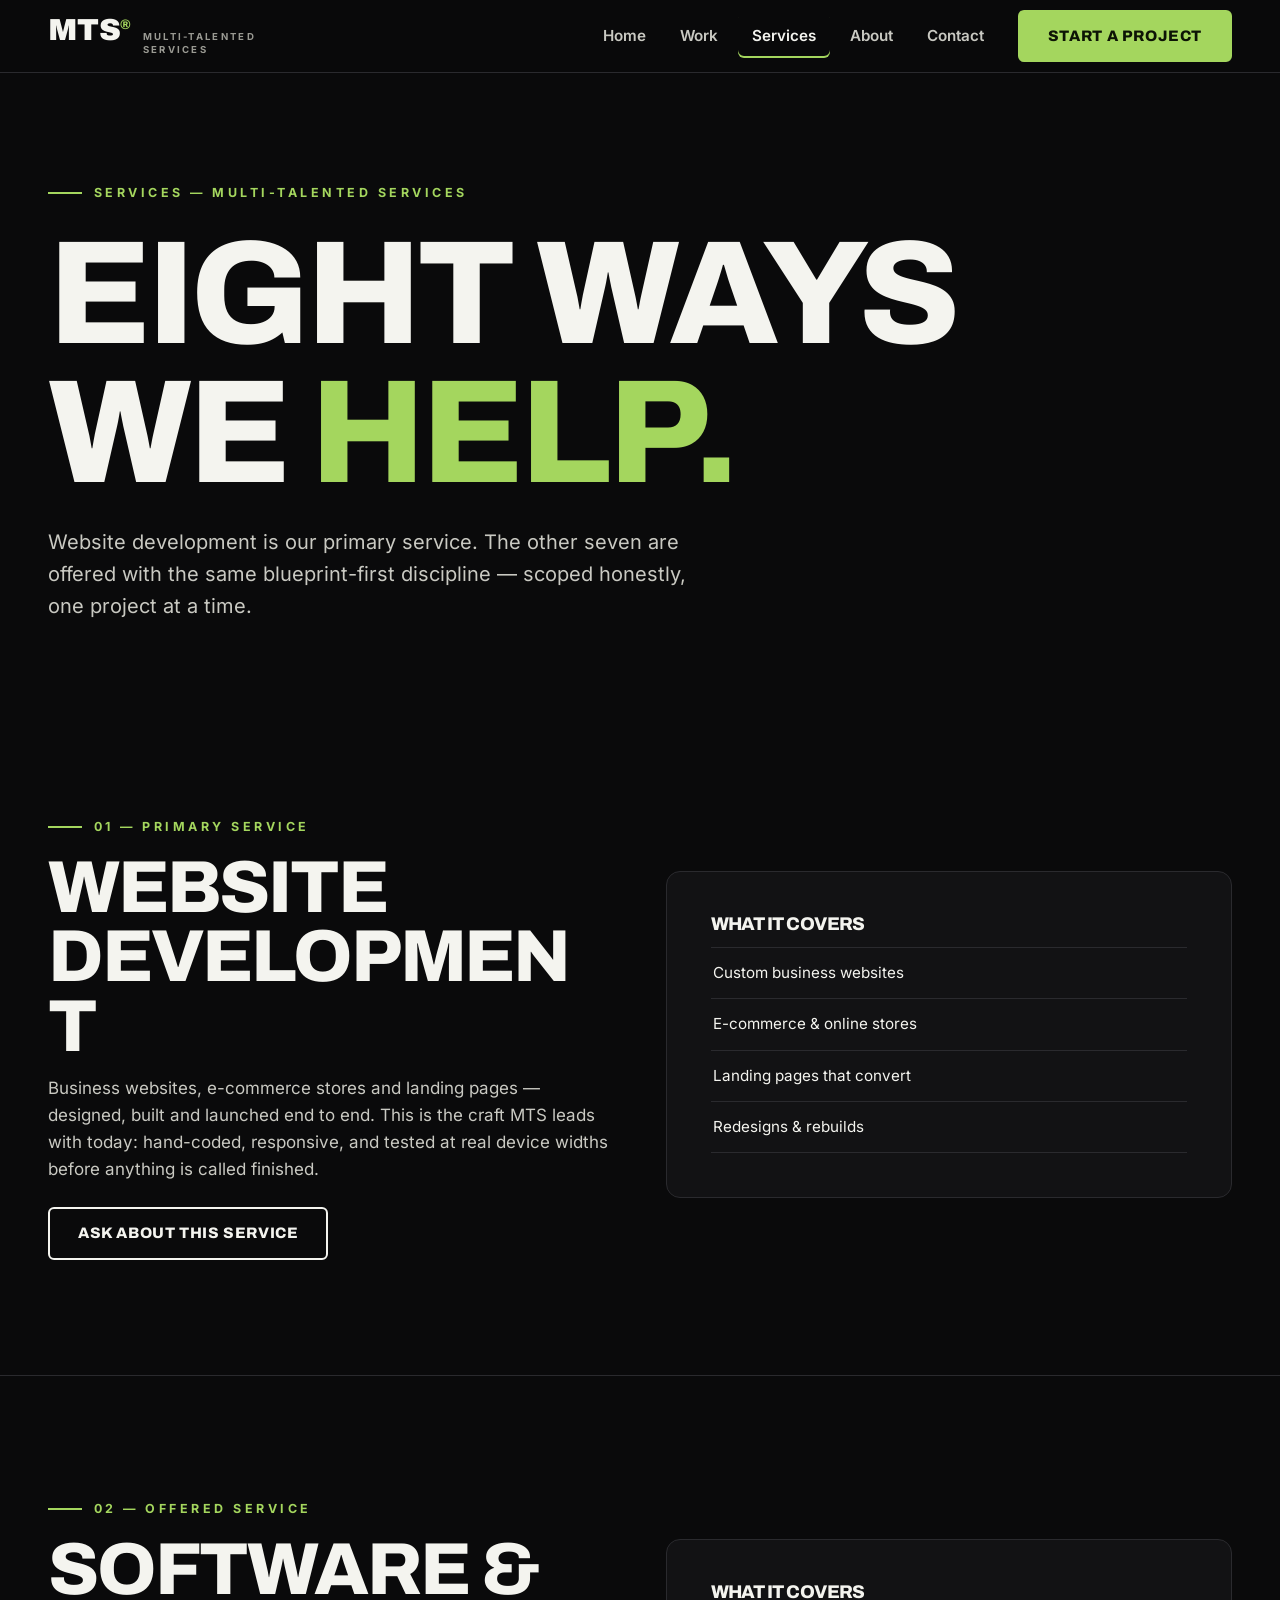
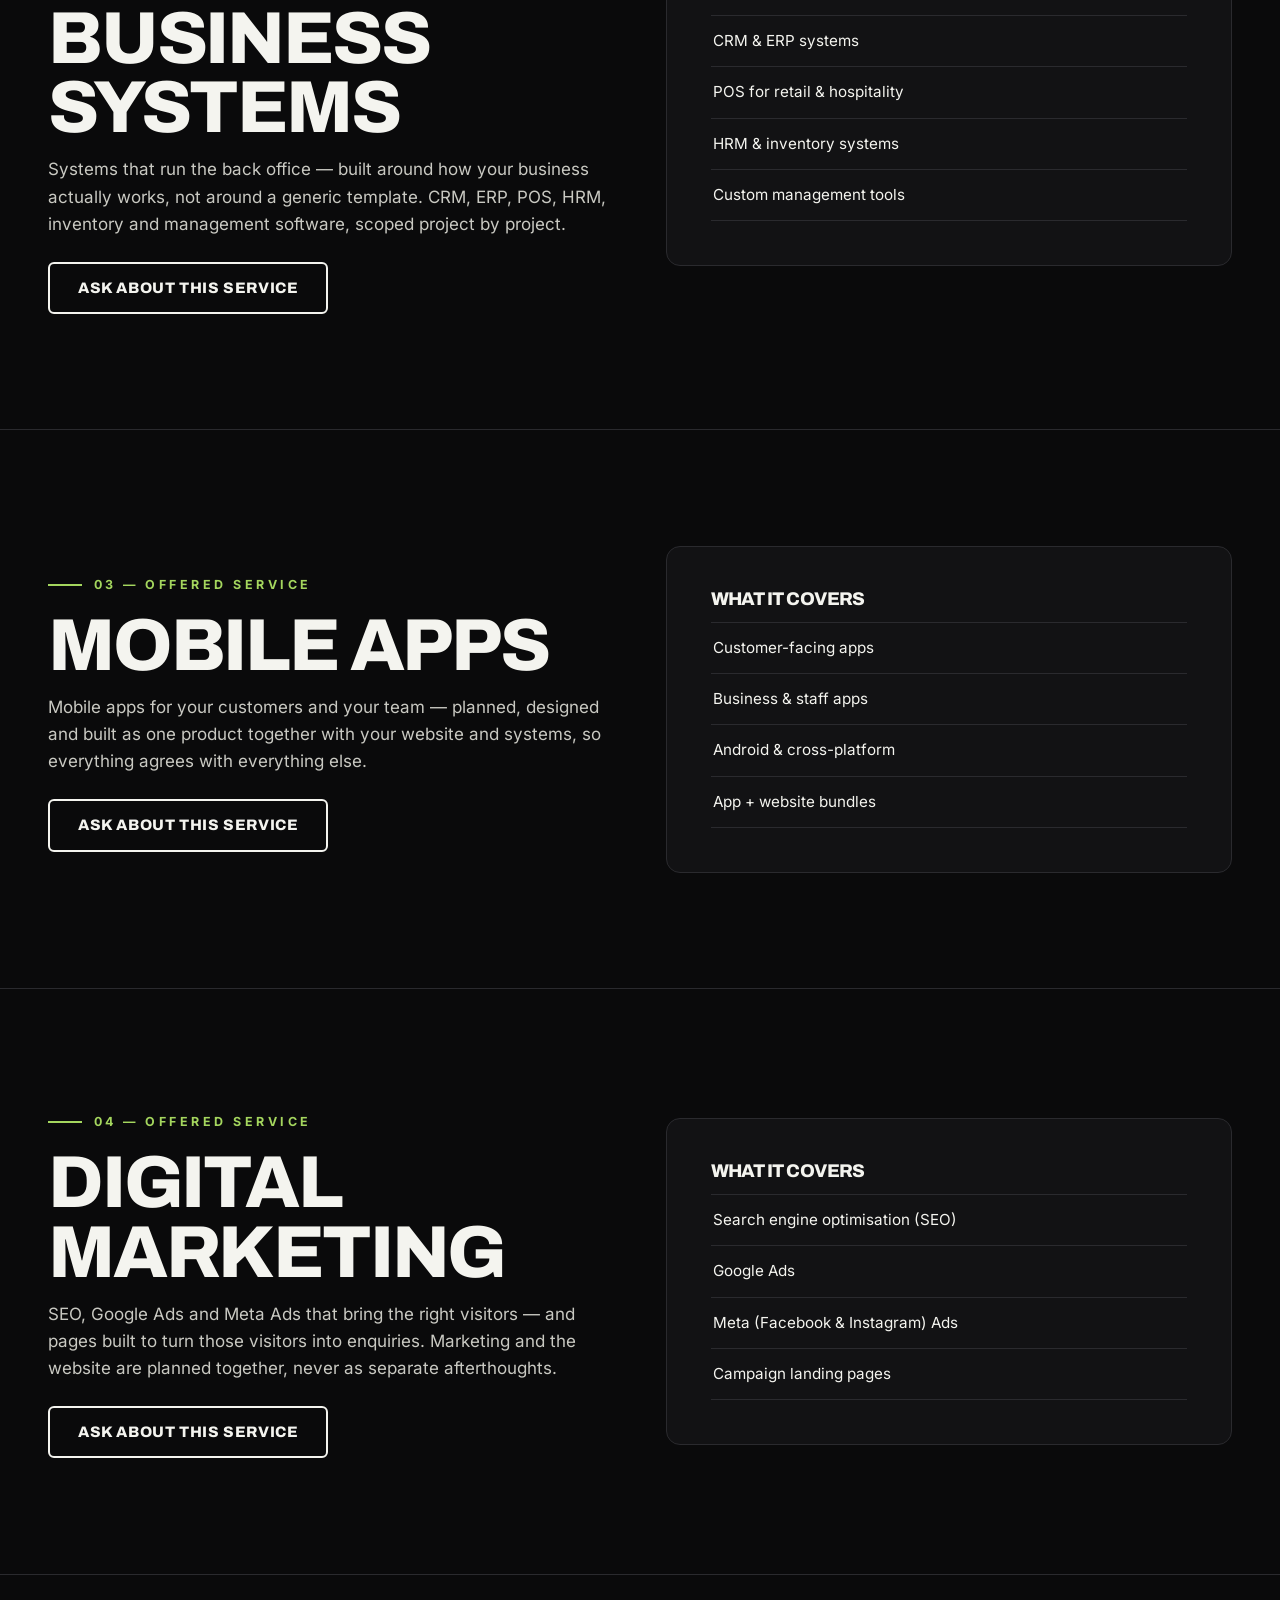
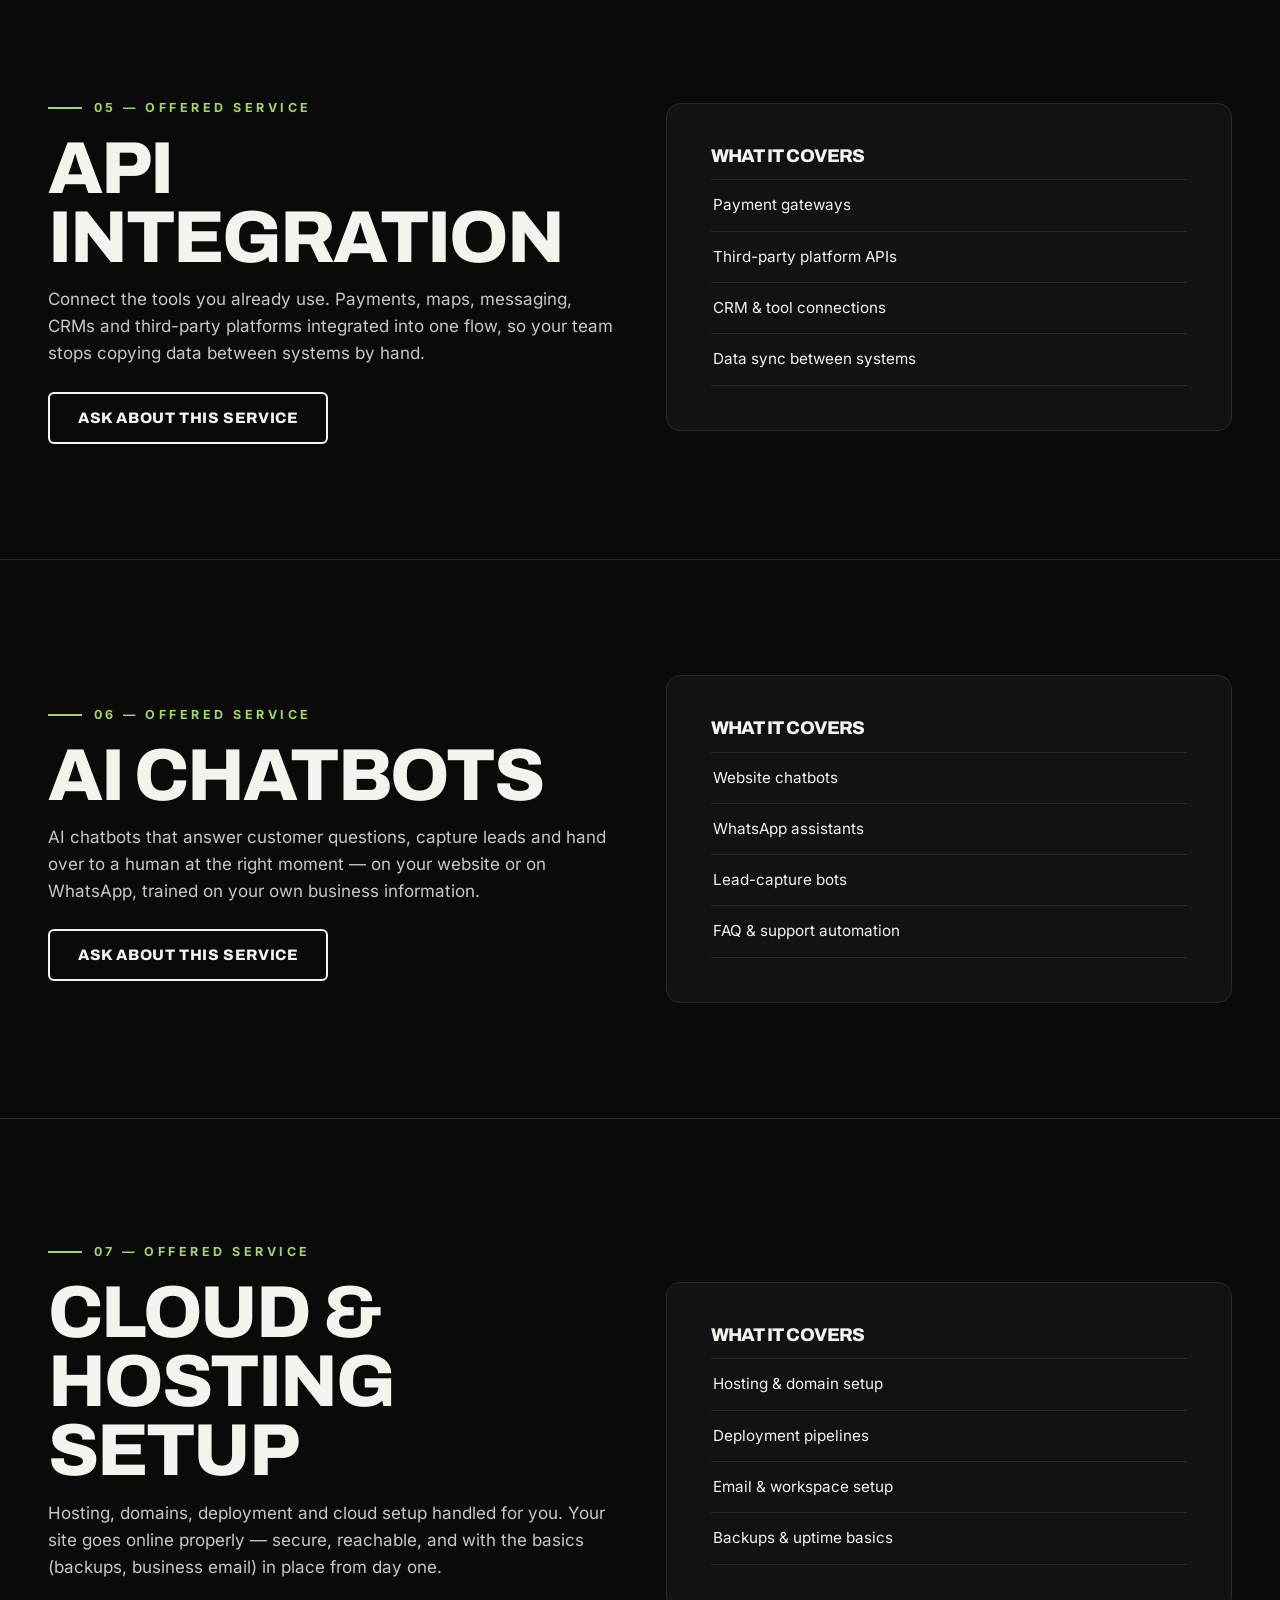
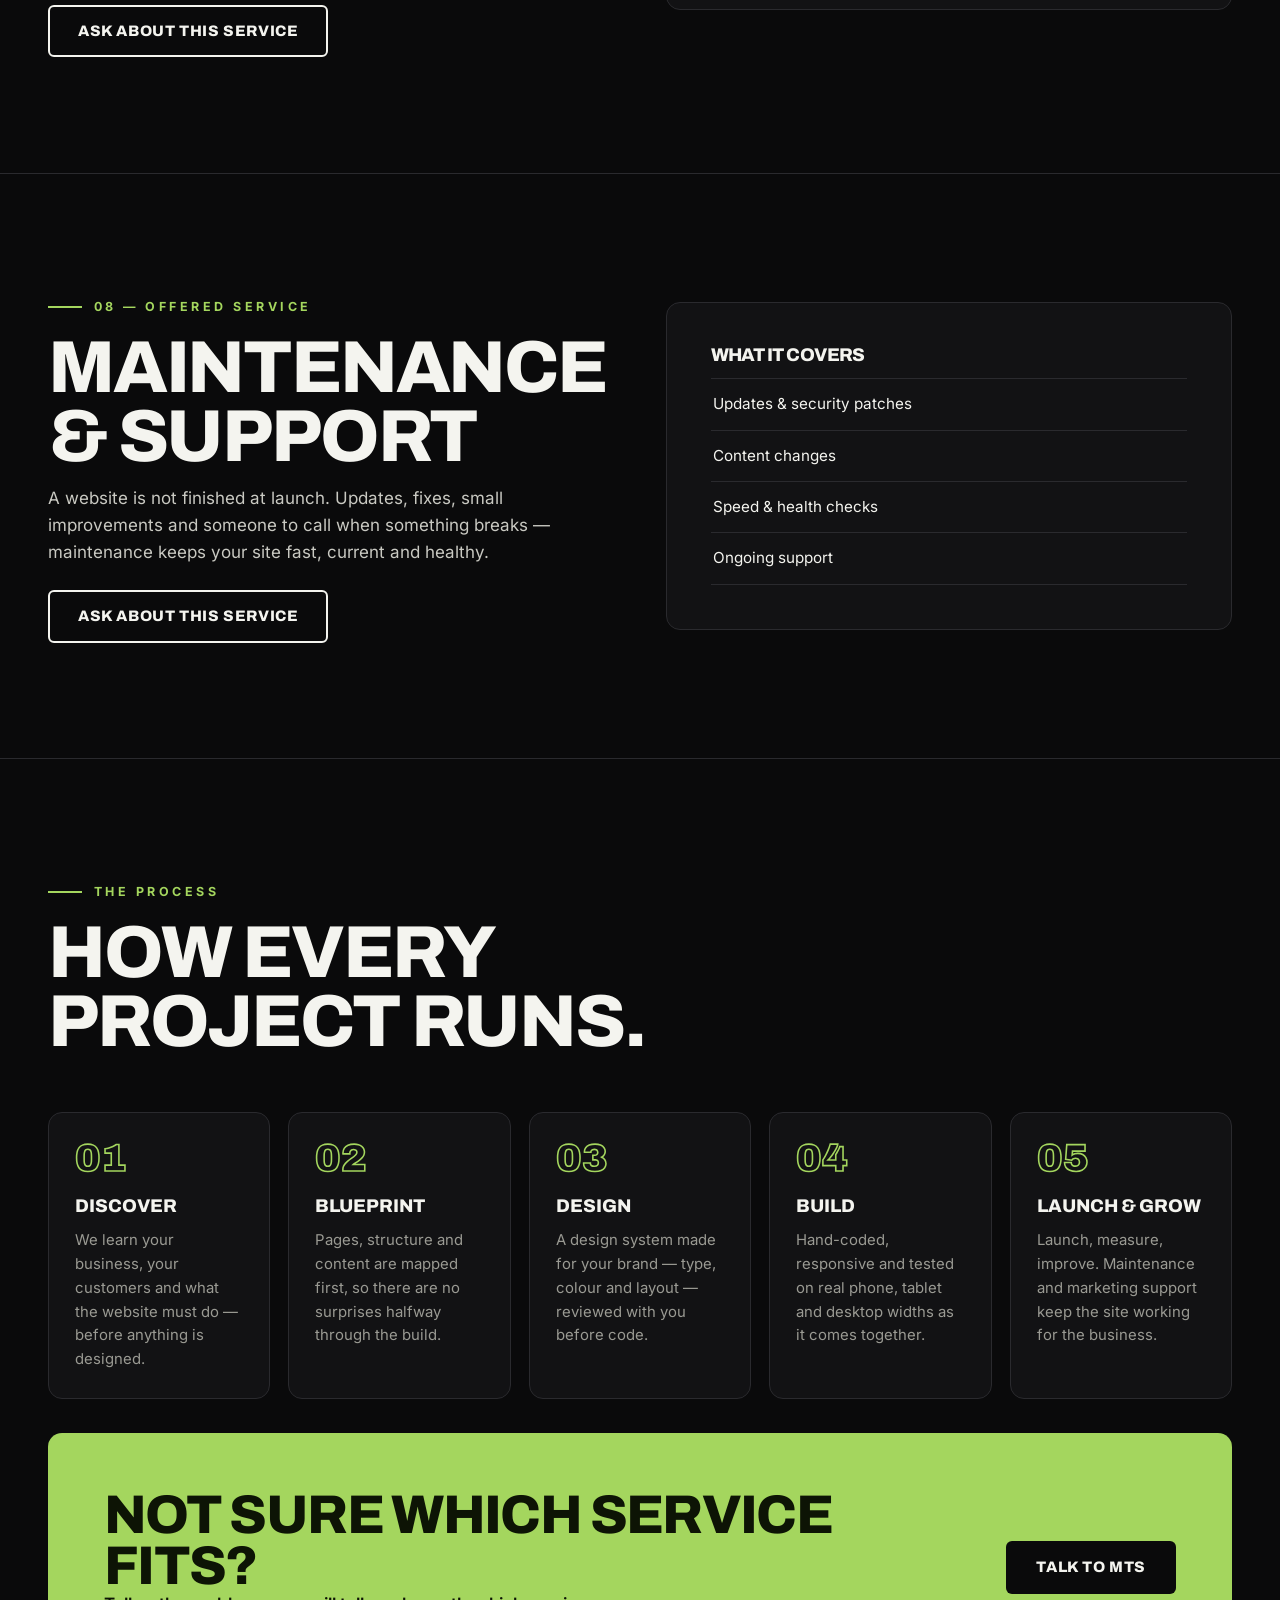
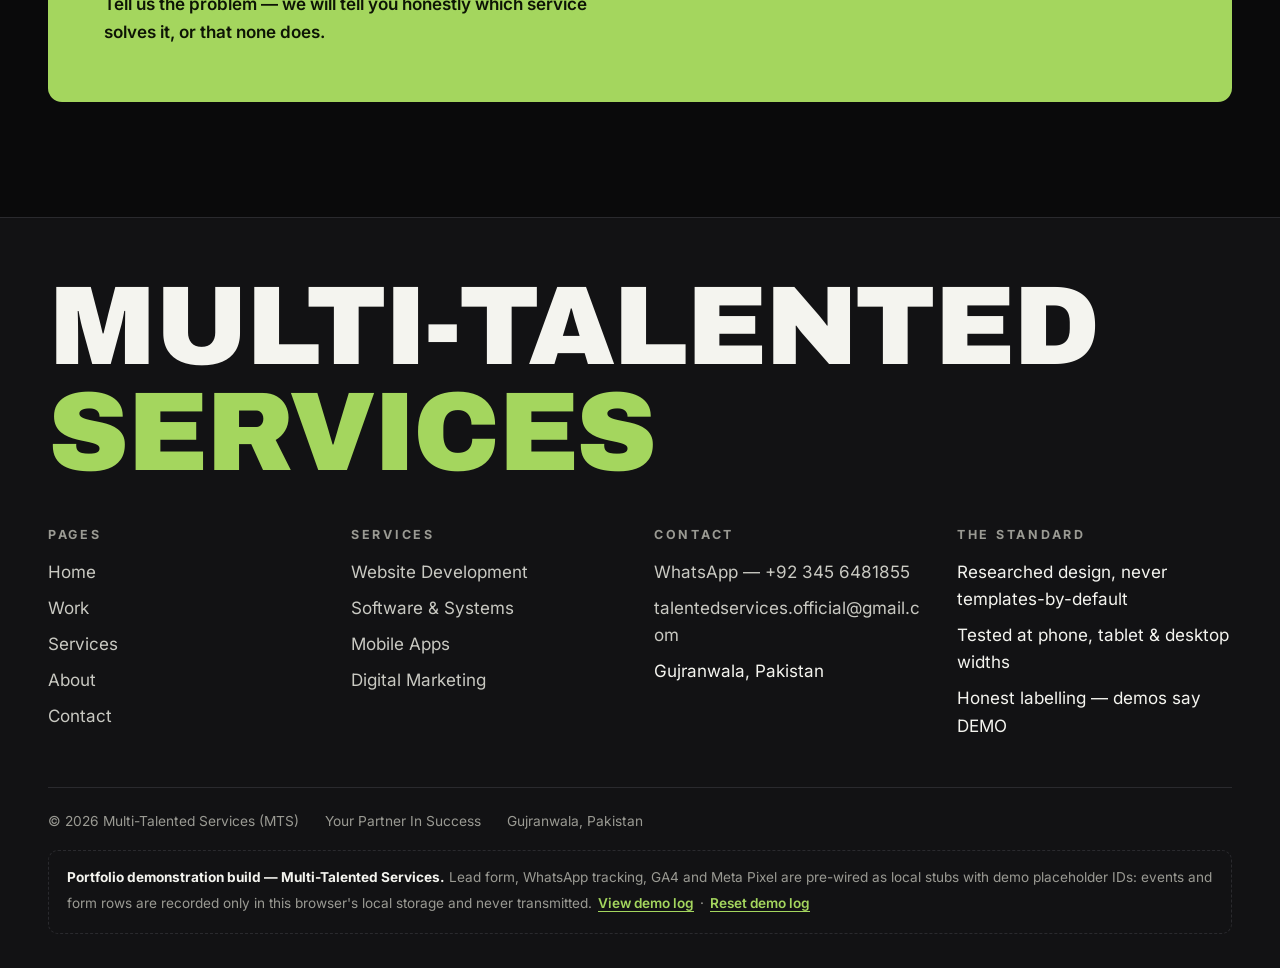
<file: services.html>
<!DOCTYPE html>
<html lang="en">
<head>
<meta charset="UTF-8">
<meta name="viewport" content="width=device-width, initial-scale=1.0">
<title>Services — Multi-Talented Services (MTS) | Websites, Software, Apps & Marketing</title>
<meta name="description" content="MTS services: website development (primary), software & business systems, mobile apps, digital marketing, API integration, AI chatbots, cloud setup and maintenance.">
<link rel="icon" href="assets/favicon.svg" type="image/svg+xml">


<link rel="stylesheet" href="assets/fonts/fonts.css">
<link rel="stylesheet" href="css/style.css">
</head>
<body data-page="services">
<a class="skip-link" href="#main">Skip to content</a>
<header class="site-header">
  <div class="wrap header-in">
    <a class="wordmark" href="index.html" aria-label="Multi-Talented Services — home">
      <span class="wm-big">MTS<sup>®</sup></span>
      <span class="wm-sub">Multi-Talented<br>Services</span>
    </a>
    <nav class="main-nav" aria-label="Main">
      <ul>
        <li><a href="index.html">Home</a></li>
        <li><a href="work.html">Work</a></li>
        <li><a href="services.html" aria-current="page">Services</a></li>
        <li><a href="about.html">About</a></li>
        <li><a href="contact.html">Contact</a></li>
      </ul>
    </nav>
    <a class="btn btn-lime header-cta" href="contact.html">Start a project</a>
    <button class="nav-toggle" type="button" aria-expanded="false" aria-controls="mobileMenu" aria-label="Open menu">
      <span></span><span></span><span></span>
    </button>
  </div>
</header>
<div class="mobile-menu" id="mobileMenu">
  <nav aria-label="Mobile">
    <a href="index.html">Home</a>
    <a href="work.html">Work</a>
    <a href="services.html">Services</a>
    <a href="about.html">About</a>
    <a href="contact.html">Contact</a>
  </nav>
  <a class="btn btn-lime" href="contact.html">Start a project</a>
</div>
<main id="main">
  <section class="hero">
    <div class="wrap">
      <p class="eyebrow reveal">Services — Multi-Talented Services</p>
      <h1 class="display display-page reveal">Eight ways<br>we <span class="lime">help.</span></h1>
      <p class="hero-sub reveal">Website development is our primary service. The other seven are offered with the same blueprint-first discipline — scoped honestly, one project at a time.</p>
    </div>
  </section>
  <section class="section" id="websites" aria-labelledby="websites-h">
    <div class="wrap">
      <div class="split">
        <div class="reveal">
          <p class="eyebrow">01 — Primary service</p>
          <h2 class="display sec-title" id="websites-h">Website Development</h2>
          <p class="sec-lede">Business websites, e-commerce stores and landing pages — designed, built and launched end to end. This is the craft MTS leads with today: hand-coded, responsive, and tested at real device widths before anything is called finished.</p>
          <p class="mt-24"><a class="btn btn-ghost" href="contact.html">Ask about this service</a></p>
        </div>
        <div class="panel reveal"><h3 class="display">What it covers</h3><ul class="fact-list fact-list-flush"><li>Custom business websites</li><li>E-commerce & online stores</li><li>Landing pages that convert</li><li>Redesigns & rebuilds</li></ul></div>
      </div>
    </div>
  </section>
  <section class="section" id="software" aria-labelledby="software-h">
    <div class="wrap">
      <div class="split">
        <div class="reveal">
          <p class="eyebrow">02 — Offered service</p>
          <h2 class="display sec-title" id="software-h">Software & Business Systems</h2>
          <p class="sec-lede">Systems that run the back office — built around how your business actually works, not around a generic template. CRM, ERP, POS, HRM, inventory and management software, scoped project by project.</p>
          <p class="mt-24"><a class="btn btn-ghost" href="contact.html">Ask about this service</a></p>
        </div>
        <div class="panel reveal"><h3 class="display">What it covers</h3><ul class="fact-list fact-list-flush"><li>CRM & ERP systems</li><li>POS for retail & hospitality</li><li>HRM & inventory systems</li><li>Custom management tools</li></ul></div>
      </div>
    </div>
  </section>
  <section class="section" id="apps" aria-labelledby="apps-h">
    <div class="wrap">
      <div class="split">
        <div class="reveal">
          <p class="eyebrow">03 — Offered service</p>
          <h2 class="display sec-title" id="apps-h">Mobile Apps</h2>
          <p class="sec-lede">Mobile apps for your customers and your team — planned, designed and built as one product together with your website and systems, so everything agrees with everything else.</p>
          <p class="mt-24"><a class="btn btn-ghost" href="contact.html">Ask about this service</a></p>
        </div>
        <div class="panel reveal"><h3 class="display">What it covers</h3><ul class="fact-list fact-list-flush"><li>Customer-facing apps</li><li>Business & staff apps</li><li>Android & cross-platform</li><li>App + website bundles</li></ul></div>
      </div>
    </div>
  </section>
  <section class="section" id="marketing" aria-labelledby="marketing-h">
    <div class="wrap">
      <div class="split">
        <div class="reveal">
          <p class="eyebrow">04 — Offered service</p>
          <h2 class="display sec-title" id="marketing-h">Digital Marketing</h2>
          <p class="sec-lede">SEO, Google Ads and Meta Ads that bring the right visitors — and pages built to turn those visitors into enquiries. Marketing and the website are planned together, never as separate afterthoughts.</p>
          <p class="mt-24"><a class="btn btn-ghost" href="contact.html">Ask about this service</a></p>
        </div>
        <div class="panel reveal"><h3 class="display">What it covers</h3><ul class="fact-list fact-list-flush"><li>Search engine optimisation (SEO)</li><li>Google Ads</li><li>Meta (Facebook & Instagram) Ads</li><li>Campaign landing pages</li></ul></div>
      </div>
    </div>
  </section>
  <section class="section" id="api" aria-labelledby="api-h">
    <div class="wrap">
      <div class="split">
        <div class="reveal">
          <p class="eyebrow">05 — Offered service</p>
          <h2 class="display sec-title" id="api-h">API Integration</h2>
          <p class="sec-lede">Connect the tools you already use. Payments, maps, messaging, CRMs and third-party platforms integrated into one flow, so your team stops copying data between systems by hand.</p>
          <p class="mt-24"><a class="btn btn-ghost" href="contact.html">Ask about this service</a></p>
        </div>
        <div class="panel reveal"><h3 class="display">What it covers</h3><ul class="fact-list fact-list-flush"><li>Payment gateways</li><li>Third-party platform APIs</li><li>CRM & tool connections</li><li>Data sync between systems</li></ul></div>
      </div>
    </div>
  </section>
  <section class="section" id="chatbots" aria-labelledby="chatbots-h">
    <div class="wrap">
      <div class="split">
        <div class="reveal">
          <p class="eyebrow">06 — Offered service</p>
          <h2 class="display sec-title" id="chatbots-h">AI Chatbots</h2>
          <p class="sec-lede">AI chatbots that answer customer questions, capture leads and hand over to a human at the right moment — on your website or on WhatsApp, trained on your own business information.</p>
          <p class="mt-24"><a class="btn btn-ghost" href="contact.html">Ask about this service</a></p>
        </div>
        <div class="panel reveal"><h3 class="display">What it covers</h3><ul class="fact-list fact-list-flush"><li>Website chatbots</li><li>WhatsApp assistants</li><li>Lead-capture bots</li><li>FAQ & support automation</li></ul></div>
      </div>
    </div>
  </section>
  <section class="section" id="cloud" aria-labelledby="cloud-h">
    <div class="wrap">
      <div class="split">
        <div class="reveal">
          <p class="eyebrow">07 — Offered service</p>
          <h2 class="display sec-title" id="cloud-h">Cloud & Hosting Setup</h2>
          <p class="sec-lede">Hosting, domains, deployment and cloud setup handled for you. Your site goes online properly — secure, reachable, and with the basics (backups, business email) in place from day one.</p>
          <p class="mt-24"><a class="btn btn-ghost" href="contact.html">Ask about this service</a></p>
        </div>
        <div class="panel reveal"><h3 class="display">What it covers</h3><ul class="fact-list fact-list-flush"><li>Hosting & domain setup</li><li>Deployment pipelines</li><li>Email & workspace setup</li><li>Backups & uptime basics</li></ul></div>
      </div>
    </div>
  </section>
  <section class="section" id="care" aria-labelledby="care-h">
    <div class="wrap">
      <div class="split">
        <div class="reveal">
          <p class="eyebrow">08 — Offered service</p>
          <h2 class="display sec-title" id="care-h">Maintenance & Support</h2>
          <p class="sec-lede">A website is not finished at launch. Updates, fixes, small improvements and someone to call when something breaks — maintenance keeps your site fast, current and healthy.</p>
          <p class="mt-24"><a class="btn btn-ghost" href="contact.html">Ask about this service</a></p>
        </div>
        <div class="panel reveal"><h3 class="display">What it covers</h3><ul class="fact-list fact-list-flush"><li>Updates & security patches</li><li>Content changes</li><li>Speed & health checks</li><li>Ongoing support</li></ul></div>
      </div>
    </div>
  </section>
  <section class="section" id="process" aria-labelledby="proc-h">
    <div class="wrap">
      <div class="sec-head reveal">
        <p class="eyebrow">The process</p>
        <h2 class="display sec-title" id="proc-h">How every<br>project runs.</h2>
      </div>
      <div class="process-grid reveal">
        <div class="step"><p class="step-num">01</p><h3>Discover</h3><p>We learn your business, your customers and what the website must do — before anything is designed.</p></div>
        <div class="step"><p class="step-num">02</p><h3>Blueprint</h3><p>Pages, structure and content are mapped first, so there are no surprises halfway through the build.</p></div>
        <div class="step"><p class="step-num">03</p><h3>Design</h3><p>A design system made for your brand — type, colour and layout — reviewed with you before code.</p></div>
        <div class="step"><p class="step-num">04</p><h3>Build</h3><p>Hand-coded, responsive and tested on real phone, tablet and desktop widths as it comes together.</p></div>
        <div class="step"><p class="step-num">05</p><h3>Launch &amp; Grow</h3><p>Launch, measure, improve. Maintenance and marketing support keep the site working for the business.</p></div>
      </div>
      <div class="cta-band cta-gap reveal">
        <div><h2 class="display">Not sure which service fits?</h2><p>Tell us the problem — we will tell you honestly which service solves it, or that none does.</p></div>
        <a class="btn" href="contact.html">Talk to MTS</a>
      </div>
    </div>
  </section>
</main>

<footer class="site-footer">
  <div class="wrap">
    <p class="footer-word">Multi-Talented<br><span>Services</span></p>
    <div class="footer-grid">
      <div>
        <h3>Pages</h3>
        <ul>
          <li><a href="index.html">Home</a></li>
          <li><a href="work.html">Work</a></li>
          <li><a href="services.html">Services</a></li>
          <li><a href="about.html">About</a></li>
          <li><a href="contact.html">Contact</a></li>
        </ul>
      </div>
      <div>
        <h3>Services</h3>
        <ul>
          <li><a href="services.html#websites">Website Development</a></li>
          <li><a href="services.html#software">Software &amp; Systems</a></li>
          <li><a href="services.html#apps">Mobile Apps</a></li>
          <li><a href="services.html#marketing">Digital Marketing</a></li>
        </ul>
      </div>
      <div>
        <h3>Contact</h3>
        <ul>
          <li><a href="https://wa.me/923456481855?text=Assalam-o-Alaikum%20MTS%2C%20I%20would%20like%20to%20discuss%20a%20project.%20(Sent%20from%20the%20MTS%20portfolio%20demo%20website)" target="_blank" rel="noopener">WhatsApp — +92 345 6481855</a></li>
          <li><a href="mailto:talentedservices.official@gmail.com">talentedservices.official@gmail.com</a></li>
          <li>Gujranwala, Pakistan</li>
        </ul>
      </div>
      <div>
        <h3>The standard</h3>
        <ul>
          <li>Researched design, never templates-by-default</li>
          <li>Tested at phone, tablet &amp; desktop widths</li>
          <li>Honest labelling — demos say DEMO</li>
        </ul>
      </div>
    </div>
    <div class="footer-base">
      <span>© 2026 Multi-Talented Services (MTS)</span>
      <span>Your Partner In Success</span>
      <span>Gujranwala, Pakistan</span>
    </div>
    <div class="demo-note">
      <strong>Portfolio demonstration build — Multi-Talented Services.</strong>
      Lead form, WhatsApp tracking, GA4 and Meta Pixel are pre-wired as local stubs with demo placeholder IDs: events and form rows are recorded only in this browser's local storage and never transmitted.
      <button class="text-btn" type="button" id="demoLogView">View demo log</button> ·
      <button class="text-btn" type="button" id="demoLogReset">Reset demo log</button>
      <pre class="demo-log" id="demoLogOut" hidden></pre>
    </div>
  </div>
</footer>

<script src="js/logic.js"></script>
<script src="js/main.js"></script>
</body>
</html>
</file>
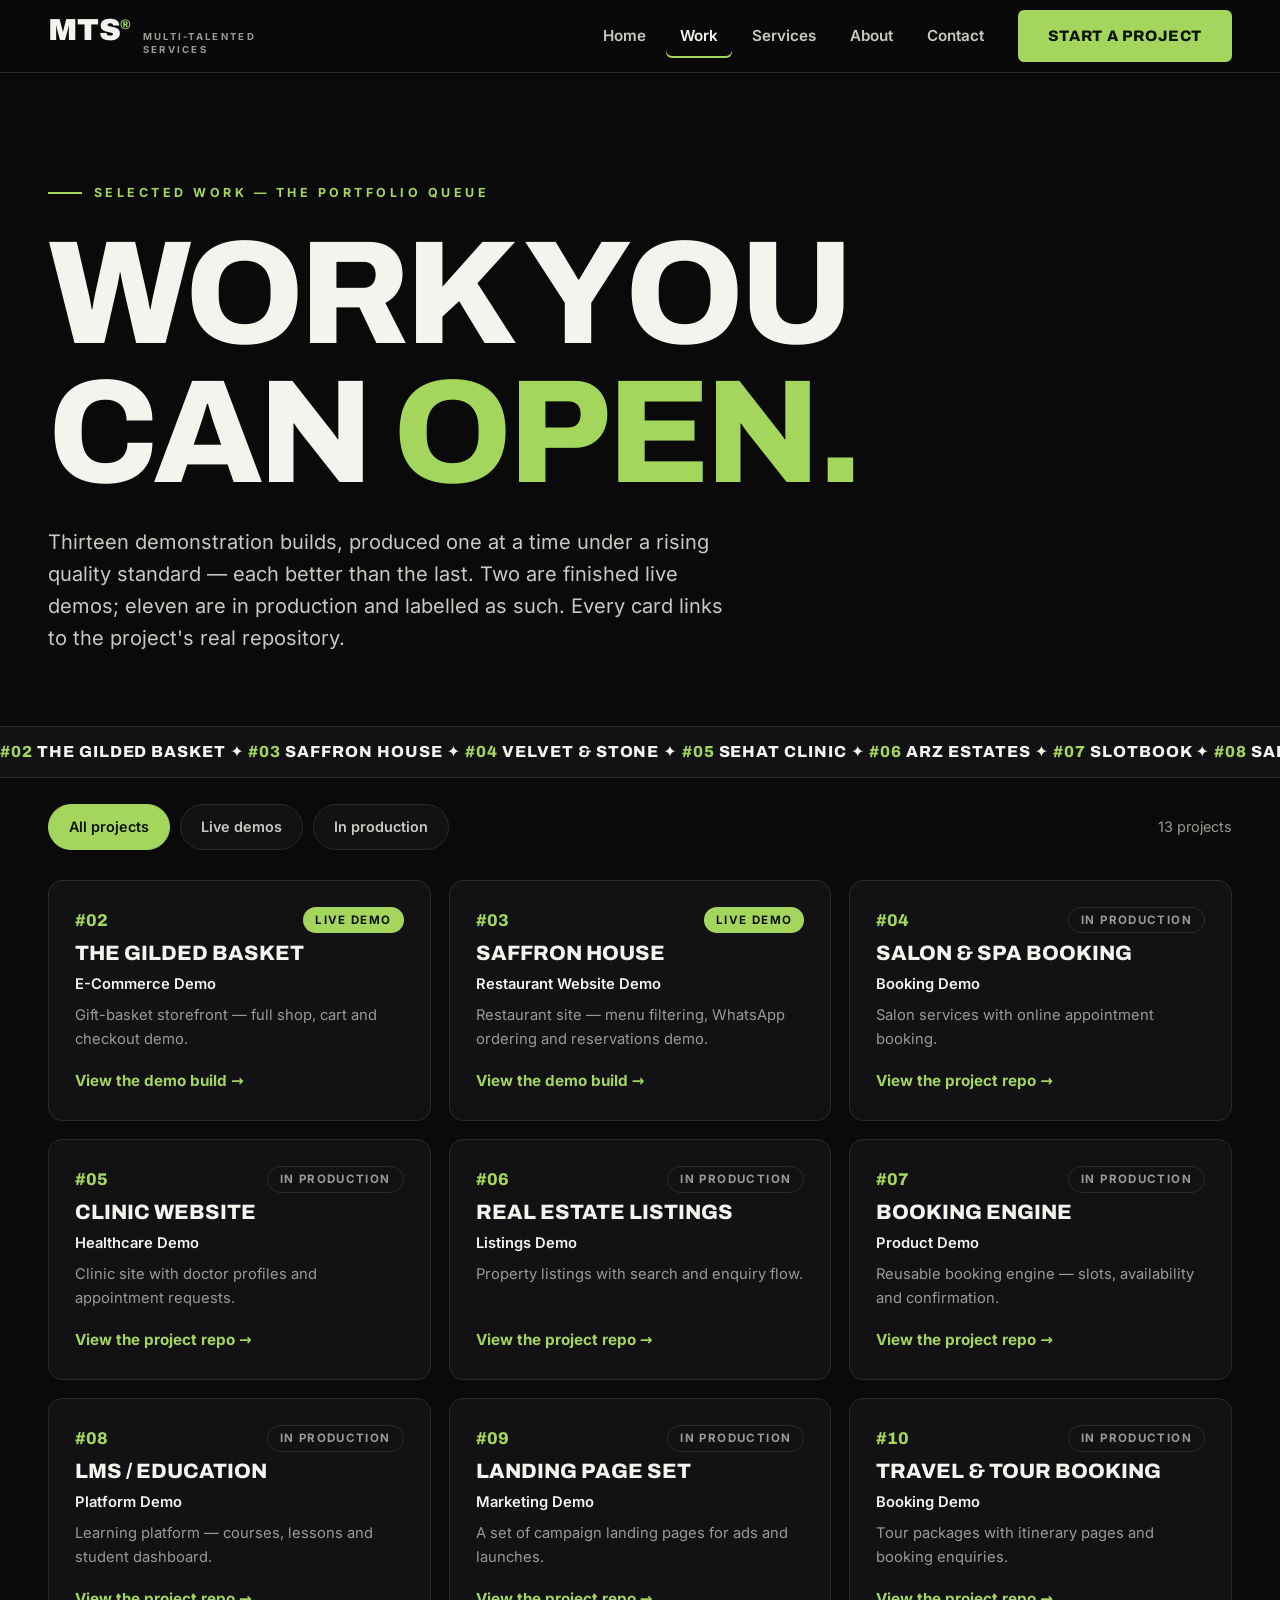
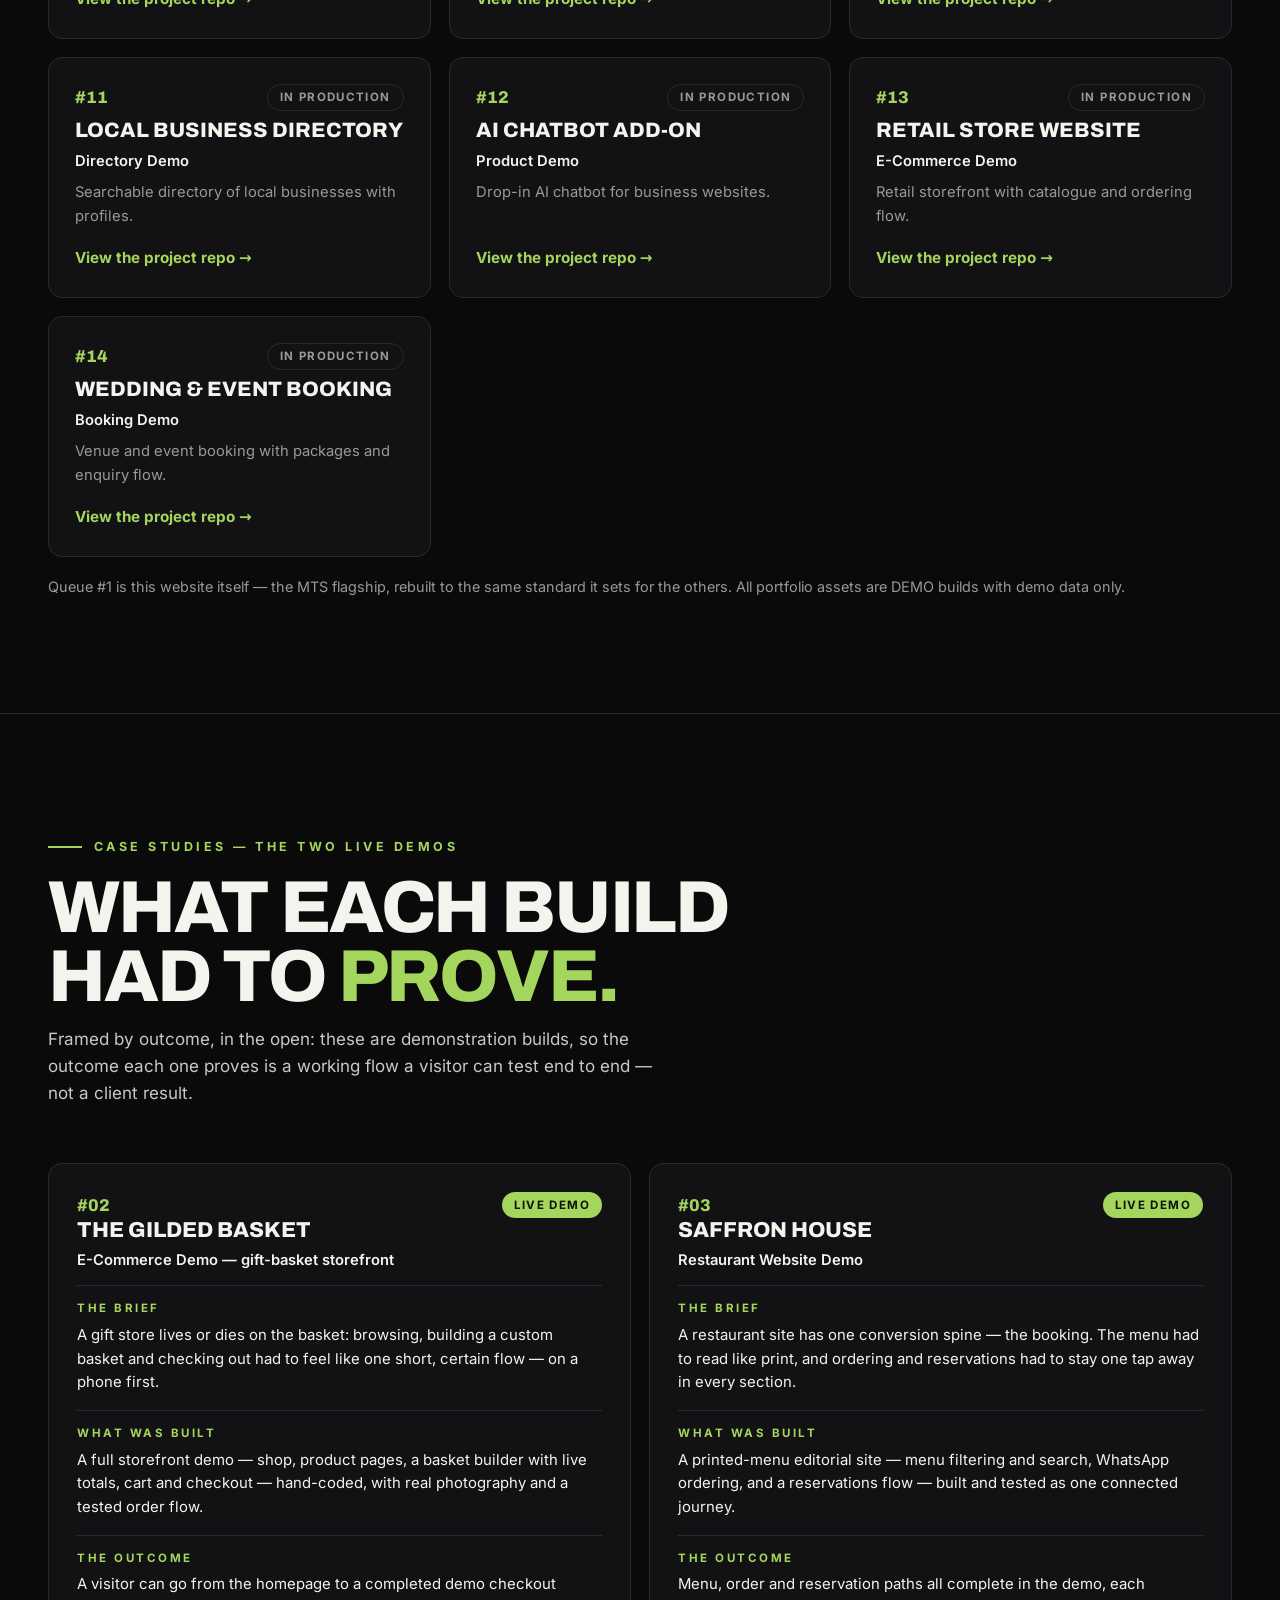
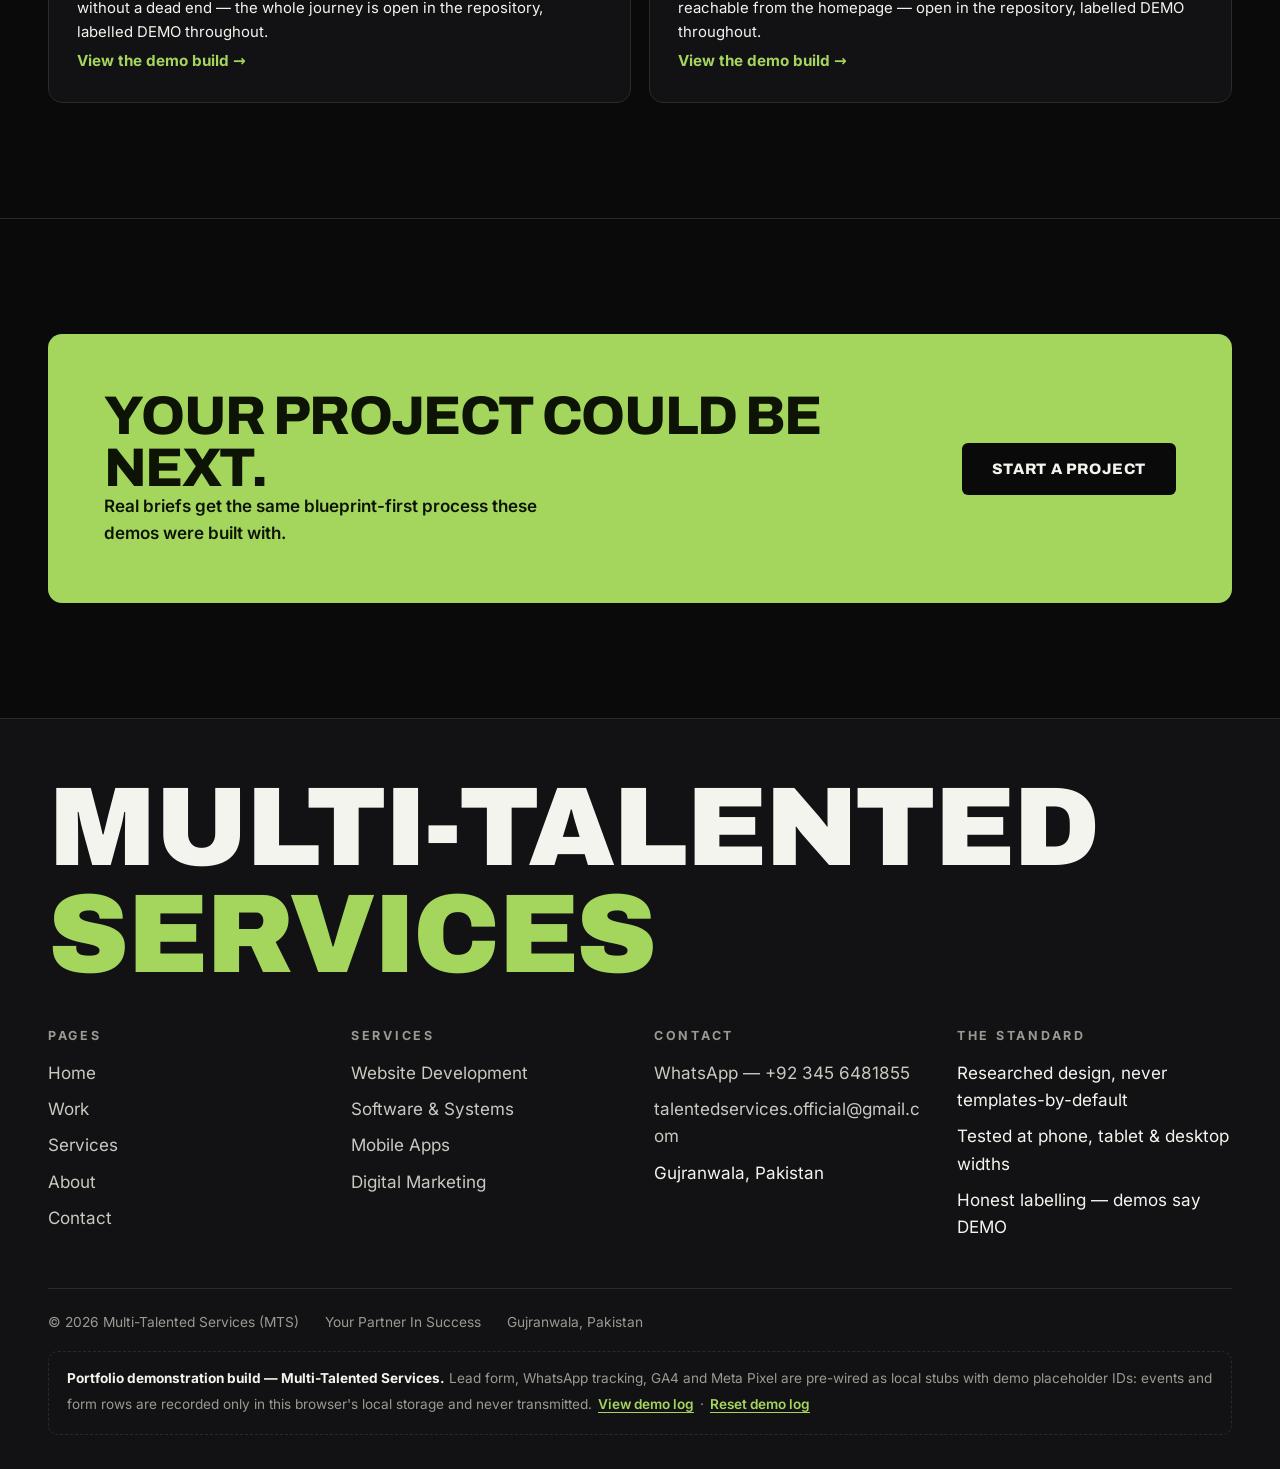
<file: work.html>
<!DOCTYPE html>
<html lang="en">
<head>
<meta charset="UTF-8">
<meta name="viewport" content="width=device-width, initial-scale=1.0">
<title>Work — Multi-Talented Services (MTS) | Portfolio Demos</title>
<meta name="description" content="The MTS portfolio queue: thirteen demonstration builds — restaurant, e-commerce, booking, clinic, real estate, LMS and more — honestly labelled, each linked to its real repository.">
<link rel="icon" href="assets/favicon.svg" type="image/svg+xml">


<link rel="stylesheet" href="assets/fonts/fonts.css">
<link rel="stylesheet" href="css/style.css">
</head>
<body data-page="work">
<a class="skip-link" href="#main">Skip to content</a>
<header class="site-header">
  <div class="wrap header-in">
    <a class="wordmark" href="index.html" aria-label="Multi-Talented Services — home">
      <span class="wm-big">MTS<sup>®</sup></span>
      <span class="wm-sub">Multi-Talented<br>Services</span>
    </a>
    <nav class="main-nav" aria-label="Main">
      <ul>
        <li><a href="index.html">Home</a></li>
        <li><a href="work.html" aria-current="page">Work</a></li>
        <li><a href="services.html">Services</a></li>
        <li><a href="about.html">About</a></li>
        <li><a href="contact.html">Contact</a></li>
      </ul>
    </nav>
    <a class="btn btn-lime header-cta" href="contact.html">Start a project</a>
    <button class="nav-toggle" type="button" aria-expanded="false" aria-controls="mobileMenu" aria-label="Open menu">
      <span></span><span></span><span></span>
    </button>
  </div>
</header>
<div class="mobile-menu" id="mobileMenu">
  <nav aria-label="Mobile">
    <a href="index.html">Home</a>
    <a href="work.html">Work</a>
    <a href="services.html">Services</a>
    <a href="about.html">About</a>
    <a href="contact.html">Contact</a>
  </nav>
  <a class="btn btn-lime" href="contact.html">Start a project</a>
</div>
<main id="main">
  <section class="hero">
    <div class="wrap">
      <p class="eyebrow reveal">Selected work — the portfolio queue</p>
      <h1 class="display display-page reveal">Work you<br>can <span class="lime">open.</span></h1>
      <p class="hero-sub reveal">Thirteen demonstration builds, produced one at a time under a rising quality standard — each better than the last. Two are finished live demos; eleven are in production and labelled as such. Every card links to the project's real repository.</p>
    </div>
  </section>
  <div class="marquee marquee-dark" aria-hidden="true">
    <div class="marquee-track">
      <span><b>#02</b> The Gilded Basket ✦ <b>#03</b> Saffron House ✦ <b>#04</b> Velvet &amp; Stone ✦ <b>#05</b> Sehat Clinic ✦ <b>#06</b> Arz Estates ✦ <b>#07</b> SlotBook ✦ <b>#08</b> Sabaq Academy ✦ <b>#09</b> Landing Page Set ✦ <b>#10</b> Dastaan Journeys ✦ <b>#11</b> Gujranwala Gazette ✦ <b>#12</b> Pearl &amp; Vale ✦ <b>#13</b> Sehat Bazaar ✦ <b>#14</b> Dilnaaz Weddings ✦&nbsp;</span>
      <span><b>#02</b> The Gilded Basket ✦ <b>#03</b> Saffron House ✦ <b>#04</b> Velvet &amp; Stone ✦ <b>#05</b> Sehat Clinic ✦ <b>#06</b> Arz Estates ✦ <b>#07</b> SlotBook ✦ <b>#08</b> Sabaq Academy ✦ <b>#09</b> Landing Page Set ✦ <b>#10</b> Dastaan Journeys ✦ <b>#11</b> Gujranwala Gazette ✦ <b>#12</b> Pearl &amp; Vale ✦ <b>#13</b> Sehat Bazaar ✦ <b>#14</b> Dilnaaz Weddings ✦&nbsp;</span>
    </div>
  </div>
  <section class="section section-flush" aria-label="Portfolio projects">
    <div class="wrap">
      <div class="work-tools reveal">
        <button class="chip active" type="button" data-filter="all" aria-pressed="true">All projects</button>
        <button class="chip" type="button" data-filter="live" aria-pressed="false">Live demos</button>
        <button class="chip" type="button" data-filter="queue" aria-pressed="false">In production</button>
        <span class="work-count" id="workCount"></span>
      </div>
      <div class="work-grid" id="workGrid"></div>
      <p class="feature-note reveal">Queue #1 is this website itself — the MTS flagship, rebuilt to the same standard it sets for the others. All portfolio assets are DEMO builds with demo data only.</p>
    </div>
  </section>
  <section class="section" aria-labelledby="case-h">
    <div class="wrap">
      <div class="sec-head reveal">
        <p class="eyebrow">Case studies — the two live demos</p>
        <h2 class="display sec-title" id="case-h">What each build<br>had to <span class="lime">prove.</span></h2>
        <p class="sec-lede">Framed by outcome, in the open: these are demonstration builds, so the outcome each one proves is a working flow a visitor can test end to end — not a client result.</p>
      </div>
      <div class="case-grid">
        <article class="case-card reveal">
          <div class="work-top"><span class="work-num">#02</span><span class="tag tag-live">Live demo</span></div>
          <h3>The Gilded Basket</h3>
          <p class="work-type">E-Commerce Demo — gift-basket storefront</p>
          <div class="case-row"><h4>The brief</h4><p>A gift store lives or dies on the basket: browsing, building a custom basket and checking out had to feel like one short, certain flow — on a phone first.</p></div>
          <div class="case-row"><h4>What was built</h4><p>A full storefront demo — shop, product pages, a basket builder with live totals, cart and checkout — hand-coded, with real photography and a tested order flow.</p></div>
          <div class="case-row"><h4>The outcome</h4><p>A visitor can go from the homepage to a completed demo checkout without a dead end — the whole journey is open in the repository, labelled DEMO throughout.</p></div>
          <a class="work-link" href="https://github.com/multitalentedservices/gift-basket-ecommerce-demo" target="_blank" rel="noopener">View the demo build <span aria-hidden="true">→</span></a>
        </article>
        <article class="case-card reveal">
          <div class="work-top"><span class="work-num">#03</span><span class="tag tag-live">Live demo</span></div>
          <h3>Saffron House</h3>
          <p class="work-type">Restaurant Website Demo</p>
          <div class="case-row"><h4>The brief</h4><p>A restaurant site has one conversion spine — the booking. The menu had to read like print, and ordering and reservations had to stay one tap away in every section.</p></div>
          <div class="case-row"><h4>What was built</h4><p>A printed-menu editorial site — menu filtering and search, WhatsApp ordering, and a reservations flow — built and tested as one connected journey.</p></div>
          <div class="case-row"><h4>The outcome</h4><p>Menu, order and reservation paths all complete in the demo, each reachable from the homepage — open in the repository, labelled DEMO throughout.</p></div>
          <a class="work-link" href="https://github.com/multitalentedservices/restaurant-website-demo" target="_blank" rel="noopener">View the demo build <span aria-hidden="true">→</span></a>
        </article>
      </div>
    </div>
  </section>
  <section class="section" aria-label="Start a project">
    <div class="wrap">
      <div class="cta-band reveal">
        <div><h2 class="display">Your project could be next.</h2><p>Real briefs get the same blueprint-first process these demos were built with.</p></div>
        <a class="btn" href="contact.html">Start a project</a>
      </div>
    </div>
  </section>
</main>

<footer class="site-footer">
  <div class="wrap">
    <p class="footer-word">Multi-Talented<br><span>Services</span></p>
    <div class="footer-grid">
      <div>
        <h3>Pages</h3>
        <ul>
          <li><a href="index.html">Home</a></li>
          <li><a href="work.html">Work</a></li>
          <li><a href="services.html">Services</a></li>
          <li><a href="about.html">About</a></li>
          <li><a href="contact.html">Contact</a></li>
        </ul>
      </div>
      <div>
        <h3>Services</h3>
        <ul>
          <li><a href="services.html#websites">Website Development</a></li>
          <li><a href="services.html#software">Software &amp; Systems</a></li>
          <li><a href="services.html#apps">Mobile Apps</a></li>
          <li><a href="services.html#marketing">Digital Marketing</a></li>
        </ul>
      </div>
      <div>
        <h3>Contact</h3>
        <ul>
          <li><a href="https://wa.me/923456481855?text=Assalam-o-Alaikum%20MTS%2C%20I%20would%20like%20to%20discuss%20a%20project.%20(Sent%20from%20the%20MTS%20portfolio%20demo%20website)" target="_blank" rel="noopener">WhatsApp — +92 345 6481855</a></li>
          <li><a href="mailto:talentedservices.official@gmail.com">talentedservices.official@gmail.com</a></li>
          <li>Gujranwala, Pakistan</li>
        </ul>
      </div>
      <div>
        <h3>The standard</h3>
        <ul>
          <li>Researched design, never templates-by-default</li>
          <li>Tested at phone, tablet &amp; desktop widths</li>
          <li>Honest labelling — demos say DEMO</li>
        </ul>
      </div>
    </div>
    <div class="footer-base">
      <span>© 2026 Multi-Talented Services (MTS)</span>
      <span>Your Partner In Success</span>
      <span>Gujranwala, Pakistan</span>
    </div>
    <div class="demo-note">
      <strong>Portfolio demonstration build — Multi-Talented Services.</strong>
      Lead form, WhatsApp tracking, GA4 and Meta Pixel are pre-wired as local stubs with demo placeholder IDs: events and form rows are recorded only in this browser's local storage and never transmitted.
      <button class="text-btn" type="button" id="demoLogView">View demo log</button> ·
      <button class="text-btn" type="button" id="demoLogReset">Reset demo log</button>
      <pre class="demo-log" id="demoLogOut" hidden></pre>
    </div>
  </div>
</footer>

<script src="js/logic.js"></script>
<script src="js/main.js"></script>
</body>
</html>
</file>
<file: assets/fonts/fonts.css>
/* Self-hosted webfonts (Google Fonts, OFL) — downloaded 2026-11-22.
   Replaces the fonts.googleapis.com stylesheet so the design renders
   identically with or without external network access. */
/* latin */
@font-face {
  font-family: 'Archivo';
  font-style: normal;
  font-weight: 600;
  font-display: swap;
  src: url(./archivo-normal-latin-79dc5e10.woff2) format('woff2');
  unicode-range: U+0000-00FF, U+0131, U+0152-0153, U+02BB-02BC, U+02C6, U+02DA, U+02DC, U+0304, U+0308, U+0329, U+2000-206F, U+20AC, U+2122, U+2191, U+2193, U+2212, U+2215, U+FEFF, U+FFFD;
}
/* latin-ext */
@font-face {
  font-family: 'Archivo';
  font-style: normal;
  font-weight: 600;
  font-display: swap;
  src: url(./archivo-normal-latin-ext-20ba07dc.woff2) format('woff2');
  unicode-range: U+0100-02BA, U+02BD-02C5, U+02C7-02CC, U+02CE-02D7, U+02DD-02FF, U+0304, U+0308, U+0329, U+1D00-1DBF, U+1E00-1E9F, U+1EF2-1EFF, U+2020, U+20A0-20AB, U+20AD-20C4, U+2113, U+2C60-2C7F, U+A720-A7FF;
}
/* latin */
@font-face {
  font-family: 'Archivo';
  font-style: normal;
  font-weight: 800;
  font-display: swap;
  src: url(./archivo-normal-latin-79dc5e10.woff2) format('woff2');
  unicode-range: U+0000-00FF, U+0131, U+0152-0153, U+02BB-02BC, U+02C6, U+02DA, U+02DC, U+0304, U+0308, U+0329, U+2000-206F, U+20AC, U+2122, U+2191, U+2193, U+2212, U+2215, U+FEFF, U+FFFD;
}
/* latin-ext */
@font-face {
  font-family: 'Archivo';
  font-style: normal;
  font-weight: 800;
  font-display: swap;
  src: url(./archivo-normal-latin-ext-20ba07dc.woff2) format('woff2');
  unicode-range: U+0100-02BA, U+02BD-02C5, U+02C7-02CC, U+02CE-02D7, U+02DD-02FF, U+0304, U+0308, U+0329, U+1D00-1DBF, U+1E00-1E9F, U+1EF2-1EFF, U+2020, U+20A0-20AB, U+20AD-20C4, U+2113, U+2C60-2C7F, U+A720-A7FF;
}
/* latin */
@font-face {
  font-family: 'Archivo';
  font-style: normal;
  font-weight: 900;
  font-display: swap;
  src: url(./archivo-normal-latin-79dc5e10.woff2) format('woff2');
  unicode-range: U+0000-00FF, U+0131, U+0152-0153, U+02BB-02BC, U+02C6, U+02DA, U+02DC, U+0304, U+0308, U+0329, U+2000-206F, U+20AC, U+2122, U+2191, U+2193, U+2212, U+2215, U+FEFF, U+FFFD;
}
/* latin-ext */
@font-face {
  font-family: 'Archivo';
  font-style: normal;
  font-weight: 900;
  font-display: swap;
  src: url(./archivo-normal-latin-ext-20ba07dc.woff2) format('woff2');
  unicode-range: U+0100-02BA, U+02BD-02C5, U+02C7-02CC, U+02CE-02D7, U+02DD-02FF, U+0304, U+0308, U+0329, U+1D00-1DBF, U+1E00-1E9F, U+1EF2-1EFF, U+2020, U+20A0-20AB, U+20AD-20C4, U+2113, U+2C60-2C7F, U+A720-A7FF;
}
/* latin */
@font-face {
  font-family: 'Inter';
  font-style: normal;
  font-weight: 400;
  font-display: swap;
  src: url(./inter-normal-latin-56724408.woff2) format('woff2');
  unicode-range: U+0000-00FF, U+0131, U+0152-0153, U+02BB-02BC, U+02C6, U+02DA, U+02DC, U+0304, U+0308, U+0329, U+2000-206F, U+20AC, U+2122, U+2191, U+2193, U+2212, U+2215, U+FEFF, U+FFFD;
}
/* latin-ext */
@font-face {
  font-family: 'Inter';
  font-style: normal;
  font-weight: 400;
  font-display: swap;
  src: url(./inter-normal-latin-ext-39529051.woff2) format('woff2');
  unicode-range: U+0100-02BA, U+02BD-02C5, U+02C7-02CC, U+02CE-02D7, U+02DD-02FF, U+0304, U+0308, U+0329, U+1D00-1DBF, U+1E00-1E9F, U+1EF2-1EFF, U+2020, U+20A0-20AB, U+20AD-20C4, U+2113, U+2C60-2C7F, U+A720-A7FF;
}
/* latin */
@font-face {
  font-family: 'Inter';
  font-style: normal;
  font-weight: 600;
  font-display: swap;
  src: url(./inter-normal-latin-56724408.woff2) format('woff2');
  unicode-range: U+0000-00FF, U+0131, U+0152-0153, U+02BB-02BC, U+02C6, U+02DA, U+02DC, U+0304, U+0308, U+0329, U+2000-206F, U+20AC, U+2122, U+2191, U+2193, U+2212, U+2215, U+FEFF, U+FFFD;
}
/* latin-ext */
@font-face {
  font-family: 'Inter';
  font-style: normal;
  font-weight: 600;
  font-display: swap;
  src: url(./inter-normal-latin-ext-39529051.woff2) format('woff2');
  unicode-range: U+0100-02BA, U+02BD-02C5, U+02C7-02CC, U+02CE-02D7, U+02DD-02FF, U+0304, U+0308, U+0329, U+1D00-1DBF, U+1E00-1E9F, U+1EF2-1EFF, U+2020, U+20A0-20AB, U+20AD-20C4, U+2113, U+2C60-2C7F, U+A720-A7FF;
}
/* latin */
@font-face {
  font-family: 'Inter';
  font-style: normal;
  font-weight: 700;
  font-display: swap;
  src: url(./inter-normal-latin-56724408.woff2) format('woff2');
  unicode-range: U+0000-00FF, U+0131, U+0152-0153, U+02BB-02BC, U+02C6, U+02DA, U+02DC, U+0304, U+0308, U+0329, U+2000-206F, U+20AC, U+2122, U+2191, U+2193, U+2212, U+2215, U+FEFF, U+FFFD;
}
/* latin-ext */
@font-face {
  font-family: 'Inter';
  font-style: normal;
  font-weight: 700;
  font-display: swap;
  src: url(./inter-normal-latin-ext-39529051.woff2) format('woff2');
  unicode-range: U+0100-02BA, U+02BD-02C5, U+02C7-02CC, U+02CE-02D7, U+02DD-02FF, U+0304, U+0308, U+0329, U+1D00-1DBF, U+1E00-1E9F, U+1EF2-1EFF, U+2020, U+20A0-20AB, U+20AD-20C4, U+2113, U+2C60-2C7F, U+A720-A7FF;
}
</file>
<file: css/style.css>
/* ============================================================
   MTS CORE v2 — Multi-Talented Services flagship (DEMO rebuild)
   Black / white / lime (#A4D65E). Typography-first. Dark.
   One component system: buttons 52px, fields 52px/16px, cards.
   Palette discipline: ink/paper/lime + their shades only,
   plus ONE semantic error red.
   ============================================================ */
:root{
  --ink:#0a0a0b;
  --ink-2:#121214;
  --ink-3:#1a1a1d;
  --line:#2a2a2e;
  --paper:#f4f4ef;
  --paper-dim:#c9c9c2;
  --mut:#9a9a93;
  --lime:#a4d65e;
  --lime-deep:#7fb53a;
  --lime-ink:#0d1405;
  --err:#ff6f61;
  --font-display:"Archivo","Inter",system-ui,sans-serif;
  --font-body:"Inter",system-ui,-apple-system,sans-serif;
  --radius:14px;
  --radius-btn:6px;
  --wrap:1340px;
}
*{box-sizing:border-box;margin:0;padding:0}
[hidden]{display:none !important}
html{scroll-behavior:smooth}
html,body{overflow-x:clip}
body{
  background:var(--ink);color:var(--paper);
  font-family:var(--font-body);font-size:17px;line-height:1.6;
  -webkit-font-smoothing:antialiased;
}
::selection{background:var(--lime);color:var(--lime-ink)}
img{max-width:100%;display:block}
a{color:inherit;text-decoration:none}
.wrap{max-width:var(--wrap);margin:0 auto;padding-inline:clamp(18px,4vw,48px);min-width:0}
.skip-link{position:absolute;left:16px;top:-60px;z-index:200;background:var(--lime);color:var(--lime-ink);
  padding:10px 18px;font-weight:700;border-radius:0 0 8px 8px;transition:top .2s}
.skip-link:focus{top:0}
:focus-visible{outline:2px solid var(--lime);outline-offset:3px;border-radius:2px}
body.menu-open{overflow:hidden}

/* ---------- Type ---------- */
.display{font-family:var(--font-display);font-weight:800;text-transform:uppercase;
  letter-spacing:-.03em;line-height:.94;overflow-wrap:break-word}
.eyebrow{display:inline-flex;align-items:center;gap:12px;color:var(--lime);
  font-size:.78rem;font-weight:700;letter-spacing:.28em;text-transform:uppercase}
.eyebrow::before{content:"";width:34px;height:2px;background:var(--lime);flex:none}
.sec-title{font-size:clamp(2.3rem,6vw,4.6rem);margin:16px 0 14px}
.sec-lede{color:var(--paper-dim);max-width:56ch;font-size:1.06rem}
.lime{color:var(--lime)}
.outline-text{color:transparent;-webkit-text-stroke:2px var(--paper)}
@media (max-width:480px){.outline-text{-webkit-text-stroke-width:1.4px}}

/* ---------- Buttons / chips / tags (one system) ---------- */
.btn{display:inline-flex;align-items:center;justify-content:center;gap:10px;
  min-height:52px;padding:12px 28px;border-radius:var(--radius-btn);
  font-family:var(--font-display);font-weight:700;font-size:.95rem;letter-spacing:.04em;
  text-transform:uppercase;text-decoration:none;border:2px solid transparent;cursor:pointer;
  transition:background .18s,color .18s,border-color .18s,transform .18s}
.btn:active{transform:translateY(1px)}
.btn-lime{background:var(--lime);color:var(--lime-ink)}
.btn-lime:hover{background:var(--paper)}
.btn-ghost{background:transparent;color:var(--paper);border-color:var(--paper)}
.btn-ghost:hover{border-color:var(--lime);color:var(--lime)}
.btn-block{width:100%}
.chip{min-height:46px;padding:8px 20px;border-radius:999px;border:1px solid var(--line);
  background:var(--ink-2);color:var(--paper-dim);font:600 .9rem var(--font-body);cursor:pointer}
.chip:hover{border-color:var(--lime);color:var(--paper)}
.chip.active{background:var(--lime);border-color:var(--lime);color:var(--lime-ink)}
.tag{display:inline-flex;align-items:center;min-height:26px;padding:3px 12px;border-radius:999px;
  font-size:.72rem;font-weight:700;letter-spacing:.12em;text-transform:uppercase;white-space:nowrap}
.tag-live{background:var(--lime);color:var(--lime-ink)}
.tag-queue{border:1px solid var(--line);color:var(--mut)}
.text-btn{background:none;border:none;color:var(--lime);font:600 .85rem var(--font-body);
  cursor:pointer;text-decoration:underline;text-underline-offset:3px;padding:6px 2px}

/* ---------- Header ---------- */
.site-header{position:sticky;top:0;z-index:100;background:rgba(10,10,11,.92);
  backdrop-filter:blur(10px);border-bottom:1px solid var(--line)}
.header-in{display:flex;align-items:center;gap:20px;min-height:72px;min-width:0}
.wordmark{display:flex;align-items:baseline;gap:12px;text-decoration:none;min-width:0;flex:none}
.wordmark .wm-big{font-family:var(--font-display);font-weight:900;font-size:1.9rem;letter-spacing:-.02em;line-height:1}
.wordmark .wm-big sup{font-size:.45em;color:var(--lime);font-weight:800}
.wordmark .wm-sub{font-size:.6rem;font-weight:700;letter-spacing:.24em;color:var(--mut);text-transform:uppercase;line-height:1.35}
.main-nav{margin-left:auto}
.main-nav ul{display:flex;gap:6px;list-style:none}
.main-nav a{display:inline-flex;align-items:center;min-height:44px;padding:8px 14px;text-decoration:none;
  font-weight:600;font-size:.95rem;color:var(--paper-dim);border-radius:6px}
.main-nav a:hover{color:var(--lime)}
.main-nav a[aria-current="page"]{color:var(--paper);box-shadow:inset 0 -2px 0 var(--lime)}
.header-cta{flex:none}
.nav-toggle{display:none;margin-left:auto;flex:none;width:48px;height:48px;border:1px solid var(--line);
  border-radius:8px;background:var(--ink-2);color:var(--paper);cursor:pointer;
  flex-direction:column;align-items:center;justify-content:center;gap:5px}
.nav-toggle span{display:block;width:20px;height:2px;background:var(--paper)}
.mobile-menu{position:fixed;inset:72px 0 0 0;z-index:99;background:var(--ink);
  padding:28px clamp(18px,4vw,48px);visibility:hidden;opacity:0;transform:translateY(-8px);
  transition:opacity .2s,transform .2s,visibility .2s}
.mobile-menu.open{visibility:visible;opacity:1;transform:none}
.mobile-menu a{display:block;padding:16px 0;border-bottom:1px solid var(--line);text-decoration:none;
  font-family:var(--font-display);font-weight:800;text-transform:uppercase;font-size:1.7rem}
.mobile-menu a:hover{color:var(--lime)}
.mobile-menu .btn{margin-top:26px;width:100%}
.mobile-menu a.btn{display:inline-flex;padding:12px 28px;font-family:var(--font-display);font-size:.95rem;letter-spacing:.04em}
@media (max-width:900px){
  .main-nav,.header-cta{display:none}
  .nav-toggle{display:flex}
}
@media (max-width:380px){
  .wordmark .wm-sub{display:none}
  .wordmark .wm-big{font-size:1.65rem}
  .header-in{min-height:64px}
  .mobile-menu{inset:64px 0 0 0}
}

/* ---------- Hero ---------- */
.hero{padding:clamp(48px,8vw,104px) 0 clamp(40px,6vw,72px)}
.hero h1{font-size:clamp(3rem,11.5vw,9.6rem);margin:22px 0 24px}
.hero-sub{color:var(--paper-dim);font-size:clamp(1.02rem,2vw,1.25rem);max-width:52ch}
.hero-ctas{display:flex;flex-wrap:wrap;gap:14px;margin-top:34px}
.hero-meta{display:flex;flex-wrap:wrap;gap:10px 34px;margin-top:38px;color:var(--mut);font-size:.9rem}
.hero-meta strong{color:var(--paper);font-weight:700}
.hero-media{margin-top:clamp(36px,5vw,64px);border:1px solid var(--line);border-radius:var(--radius);overflow:hidden}
.hero-media img{width:100%;height:clamp(240px,44vw,560px);object-fit:cover;animation:kenburns 26s ease-in-out infinite alternate}
@keyframes kenburns{from{transform:scale(1)}to{transform:scale(1.07)}}

/* ---------- Marquee ---------- */
.marquee{border-block:1px solid var(--line);background:var(--lime);color:var(--lime-ink);overflow:hidden;padding:12px 0}
.marquee-track{display:flex;gap:0;width:max-content;animation:marquee 30s linear infinite}
.marquee-track span{font-family:var(--font-display);font-weight:800;text-transform:uppercase;
  letter-spacing:.06em;font-size:1rem;padding-right:14px;white-space:nowrap}
@keyframes marquee{to{transform:translateX(-50%)}}

/* ---------- Sections ---------- */
.section{padding:clamp(64px,9vw,118px) 0}
.section + .section{border-top:1px solid var(--line)}
.sec-head{margin-bottom:clamp(34px,5vw,56px);min-width:0}

/* ---------- Service rows ---------- */
.svc-list{border-top:1px solid var(--line)}
.svc-row{display:grid;grid-template-columns:64px minmax(0,1fr) minmax(0,1.1fr) 44px;gap:18px;align-items:center;
  padding:26px 14px;border-bottom:1px solid var(--line);text-decoration:none;transition:background .18s,color .18s}
.svc-row:hover{background:var(--lime);color:var(--lime-ink)}
.svc-row:hover .svc-blurb{color:var(--lime-ink)}
.svc-row:hover .svc-arrow{color:var(--lime-ink);transform:translateX(4px)}
.svc-num{font-family:var(--font-display);font-weight:800;color:var(--lime);font-size:1rem}
.svc-row:hover .svc-num{color:var(--lime-ink)}
.svc-name{font-family:var(--font-display);font-weight:800;text-transform:uppercase;
  font-size:clamp(1.25rem,3.2vw,2rem);line-height:1.05;min-width:0}
.svc-blurb{color:var(--mut);font-size:.95rem;min-width:0}
.svc-arrow{font-size:1.5rem;color:var(--lime);transition:transform .18s;text-align:right}
.svc-name{display:block}
.svc-primary{display:flex;width:max-content;margin-top:8px;font-size:.68rem}
@media (max-width:760px){
  .svc-row{grid-template-columns:44px minmax(0,1fr) 30px}
  .svc-blurb{grid-column:2/3}
  .svc-arrow{grid-column:3;grid-row:1}
}

/* ---------- Work cards ---------- */
.work-tools{display:flex;flex-wrap:wrap;align-items:center;gap:10px;margin-bottom:30px}
.work-count{margin-left:auto;color:var(--mut);font-size:.9rem}
.work-grid{display:grid;grid-template-columns:repeat(auto-fill,minmax(min(100%,330px),1fr));gap:18px}
.work-card{background:var(--ink-2);border:1px solid var(--line);border-radius:var(--radius);
  padding:26px;display:flex;flex-direction:column;gap:8px;min-width:0;transition:border-color .18s,transform .18s}
.work-card:hover{border-color:var(--lime);transform:translateY(-3px)}
.work-top{display:flex;justify-content:space-between;align-items:center;gap:10px}
.work-num{font-family:var(--font-display);font-weight:800;color:var(--lime)}
.work-card h3{font-family:var(--font-display);font-weight:800;text-transform:uppercase;font-size:1.3rem;line-height:1.1}
.work-type{color:var(--paper);font-weight:600;font-size:.92rem}
.work-note{color:var(--mut);font-size:.92rem;flex:1}
.work-link{margin-top:10px;color:var(--lime);font-weight:700;text-decoration:none;font-size:.95rem}
.work-link:hover{text-decoration:underline;text-underline-offset:4px}
.feature-note{color:var(--mut);font-size:.9rem;margin-top:18px}

/* ---------- Process ---------- */
.process-grid{display:grid;grid-template-columns:repeat(auto-fit,minmax(min(100%,200px),1fr));gap:18px}
.step{background:var(--ink-2);border:1px solid var(--line);border-radius:var(--radius);padding:26px;min-width:0}
.step .step-num{font-family:var(--font-display);font-weight:900;font-size:2.4rem;color:transparent;
  -webkit-text-stroke:1.6px var(--lime);line-height:1}
.step h3{font-family:var(--font-display);text-transform:uppercase;font-weight:800;margin:14px 0 8px;font-size:1.15rem}
.step p{color:var(--mut);font-size:.93rem}
.split{display:grid;grid-template-columns:repeat(2,minmax(0,1fr));gap:clamp(24px,4vw,54px);align-items:center}
.split-media{border:1px solid var(--line);border-radius:var(--radius);overflow:hidden;min-width:0}
.split-media img{width:100%;height:100%;min-height:280px;object-fit:cover}
@media (max-width:820px){.split{grid-template-columns:minmax(0,1fr)}}

.process-grid-2{grid-template-columns:repeat(2,minmax(0,1fr))}
/* Fix run 2026-11-21: at phone widths the forced 2-col process grid squeezed each step to
   ~133px (headings clipped at the card edge) — collapse to one readable column. */
@media (max-width:560px){.process-grid-2{grid-template-columns:minmax(0,1fr)}}
/* Fix run 2026-11-21: work page — pull the filter row up under the hero intro. */
.section-flush{padding-top:26px}
.band-media{margin-top:22px}
.band-media img{max-height:420px;width:100%;object-fit:cover}
.mt-24{margin-top:24px}

/* ---------- Founder / about ---------- */
.founder-photo{border:1px solid var(--line);border-radius:var(--radius);overflow:hidden;min-width:0}
.founder-photo img{width:100%;height:100%;min-height:320px;object-fit:cover;object-position:top}
.founder-photo figcaption{padding:14px 18px;background:var(--ink-2);font-weight:600;font-size:.92rem;border-top:1px solid var(--line)}
.founder-photo figcaption span{color:var(--lime)}
.logo-card{background:var(--ink-2);border:1px solid var(--line);border-radius:var(--radius);overflow:hidden;min-width:0}
.logo-card img{width:100%;aspect-ratio:1/1;object-fit:cover}
.logo-card figcaption{padding:14px 18px;font-size:.9rem;color:var(--mut);border-top:1px solid var(--line)}
.about-grid{display:grid;grid-template-columns:minmax(0,.85fr) minmax(0,1.15fr);gap:clamp(24px,4vw,54px);align-items:start}
@media (max-width:820px){.about-grid{grid-template-columns:minmax(0,1fr)}}
.fact-list{list-style:none;margin-top:22px;border-top:1px solid var(--line)}
.fact-list li{display:flex;justify-content:space-between;gap:16px;padding:13px 2px;border-bottom:1px solid var(--line);font-size:.95rem}
.fact-list li span{color:var(--mut)}
.fact-list li strong{text-align:right}

/* ---------- Lead form ---------- */
.lead-wrap{background:var(--ink-2);border:1px solid var(--line);border-radius:var(--radius);
  padding:clamp(24px,4vw,44px);min-width:0}
.lead-form{display:grid;grid-template-columns:repeat(2,minmax(0,1fr));gap:20px}
.field{min-width:0}
.field.full{grid-column:1/-1}
.field label{display:block;font-weight:700;font-size:.9rem;margin-bottom:8px}
.field label .req{color:var(--lime)}
.field input,.field select,.field textarea{
  width:100%;min-height:52px;padding:13px 15px;border-radius:8px;
  background:var(--ink);border:1px solid var(--line);color:var(--paper);
  font:400 16px var(--font-body)}
.field textarea{min-height:128px;resize:vertical}
.field input:focus,.field select:focus,.field textarea:focus{border-color:var(--lime);outline:none;
  box-shadow:0 0 0 2px rgba(164,214,94,.35)}
.field .invalid{border-color:var(--err)}
.field .error{color:var(--err);font-size:.85rem;min-height:1.25em;margin-top:6px;font-weight:600}
.form-note{grid-column:1/-1;color:var(--mut);font-size:.85rem}
@media (max-width:640px){.lead-form{grid-template-columns:minmax(0,1fr)}}
.lead-success{border:1px solid var(--lime);border-radius:var(--radius);padding:30px;background:var(--ink)}
.lead-success h3{font-family:var(--font-display);text-transform:uppercase;font-weight:800;font-size:1.5rem;margin-bottom:10px}
.lead-success p{color:var(--paper-dim)}
.lead-success .success-ref{color:var(--lime);font-weight:800}
.lead-success .btn{margin-top:20px}

/* ---------- CTA band ---------- */
.cta-band{background:var(--lime);color:var(--lime-ink);border-radius:var(--radius);
  padding:clamp(30px,5vw,56px);display:grid;grid-template-columns:minmax(0,1fr) auto;gap:24px;align-items:center}
.cta-band h2{font-size:clamp(1.9rem,5vw,3.4rem)}
.cta-band p{font-weight:600;max-width:44ch}
.cta-band .btn{background:var(--ink);color:var(--paper)}
.cta-band .btn:hover{background:var(--ink-3);color:var(--lime)}
@media (max-width:700px){.cta-band{grid-template-columns:minmax(0,1fr)}}

/* ---------- Footer ---------- */
.site-footer{border-top:1px solid var(--line);padding:56px 0 34px;background:var(--ink-2)}
.footer-word{font-family:var(--font-display);font-weight:900;text-transform:uppercase;
  font-size:clamp(2.6rem,9vw,7rem);line-height:.95;letter-spacing:-.02em}
.footer-word span{color:var(--lime)}
.footer-grid{display:grid;grid-template-columns:repeat(auto-fit,minmax(min(100%,200px),1fr));gap:28px;margin:38px 0}
.footer-grid h3{font-size:.78rem;letter-spacing:.22em;text-transform:uppercase;color:var(--mut);margin-bottom:14px}
.footer-grid ul{list-style:none}
.footer-grid li{margin-bottom:9px;min-width:0}
.footer-grid a{color:var(--paper-dim);text-decoration:none;overflow-wrap:anywhere}
.footer-grid a:hover{color:var(--lime)}
.footer-base{border-top:1px solid var(--line);padding-top:22px;color:var(--mut);font-size:.86rem;
  display:flex;flex-wrap:wrap;gap:8px 26px}
.demo-note{margin-top:18px;border:1px dashed var(--line);border-radius:10px;padding:16px 18px;color:var(--mut);font-size:.85rem}
.demo-note strong{color:var(--paper)}
.demo-log{margin-top:12px;background:var(--ink);border:1px solid var(--line);border-radius:8px;
  padding:14px;font-size:.78rem;color:var(--paper-dim);white-space:pre-wrap;word-break:break-word;max-height:300px;overflow:auto}

/* ---------- Reveal (hidden state applied by JS only) ---------- */
body.js-reveal .reveal{transform:translateY(18px);transition:transform .6s ease}
body.js-reveal .reveal.in{transform:none}

/* ---------- Reduced motion ---------- */
@media (prefers-reduced-motion: reduce){
  html{scroll-behavior:auto}
  *,*::before,*::after{animation-duration:.001s !important;animation-iteration-count:1 !important;transition-duration:.001s !important}
  .hero-media img{animation:none}
  .marquee-track{animation:none}
  body.js-reveal .reveal{transform:none}
}

/* ---------- Page-title scale + generic panel (services/about) ---------- */
.display-page{font-size:clamp(2.8rem,9vw,7rem)}
.panel{background:var(--ink-2);border:1px solid var(--line);border-radius:var(--radius);
  padding:clamp(24px,4vw,44px);min-width:0}
.panel h3{font-size:1.15rem;margin-bottom:14px}
.fact-list-flush{margin-top:0}
.cta-gap{margin-top:34px}

/* ---------- Premium layer (2026-11-22) ---------- */
/* P7: cross-document View Transitions — progressive enhancement, ~400ms.
   Unsupported browsers navigate instantly; nothing depends on this. */
@view-transition{navigation:auto}
::view-transition-old(root){animation:vt-out .4s cubic-bezier(.22,1,.36,1)}
::view-transition-new(root){animation:vt-in .4s cubic-bezier(.22,1,.36,1)}
@keyframes vt-out{to{opacity:0}}
@keyframes vt-in{from{opacity:0}}
@media (prefers-reduced-motion: reduce){
  ::view-transition-old(root),::view-transition-new(root){animation:none}
}
/* SplitText masked lines: the mask clips each line's rise-in. */
#heroTitle .split-line{will-change:transform}
/* Work-index marquee (work.html) — dark variant of the home marquee system. */
.marquee-dark{background:var(--ink-2);color:var(--paper);border-block:1px solid var(--line)}
.marquee-dark .marquee-track span{color:var(--paper)}
.marquee-dark .marquee-track span b{color:var(--lime);font-weight:800}
/* Case-study depth pattern (work.html) — outcome-framed, facts only. */
.case-grid{display:grid;grid-template-columns:repeat(auto-fit,minmax(min(100%,380px),1fr));gap:18px}
.case-card{background:var(--ink-2);border:1px solid var(--line);border-radius:var(--radius);padding:28px;min-width:0}
.case-card h3{font-family:var(--font-display);font-weight:800;text-transform:uppercase;font-size:1.35rem;line-height:1.1;margin-bottom:6px}
.case-row{border-top:1px solid var(--line);padding:13px 0 2px;margin-top:13px}
.case-row h4{font-size:.72rem;font-weight:700;letter-spacing:.22em;text-transform:uppercase;color:var(--lime);margin-bottom:6px}
.case-row p{color:var(--muted);font-size:.93rem}
/* Three.js showpiece — poster-first; the canvas is an enhancement only. */
.showpiece-stage{border:1px solid var(--line);border-radius:var(--radius);background:var(--ink-2);overflow:hidden;min-width:0}
.showpiece-poster{display:flex;flex-direction:column;align-items:center;gap:20px;text-align:center;padding:clamp(36px,6vw,64px) 24px}
.poster-diamond{width:92px;height:92px;border:3px solid var(--lime);transform:rotate(45deg);box-shadow:inset 0 0 0 10px var(--ink-2),inset 0 0 0 13px var(--paper)}
.poster-caption{color:var(--muted);font-size:.92rem;max-width:44ch}
.showpiece-status{color:var(--muted);font-size:.9rem;min-height:1.3em}
#showpieceCanvas{width:100%;height:440px;display:block}
@media (max-width:560px){#showpieceCanvas{height:320px}}
</file>
<file: assets/vendor/lenis.css>
html.lenis,
html.lenis body {
  height: auto;
}

.lenis:not(.lenis-autoToggle).lenis-stopped {
  overflow: clip;
}

.lenis [data-lenis-prevent],
.lenis [data-lenis-prevent-wheel],
.lenis [data-lenis-prevent-touch],
.lenis [data-lenis-prevent-vertical],
.lenis [data-lenis-prevent-horizontal] {
  overscroll-behavior: contain;
}

.lenis.lenis-smooth iframe {
  pointer-events: none;
}

.lenis.lenis-autoToggle {
  transition-property: overflow;
  transition-duration: 1ms;
  transition-behavior: allow-discrete;
}
</file>
